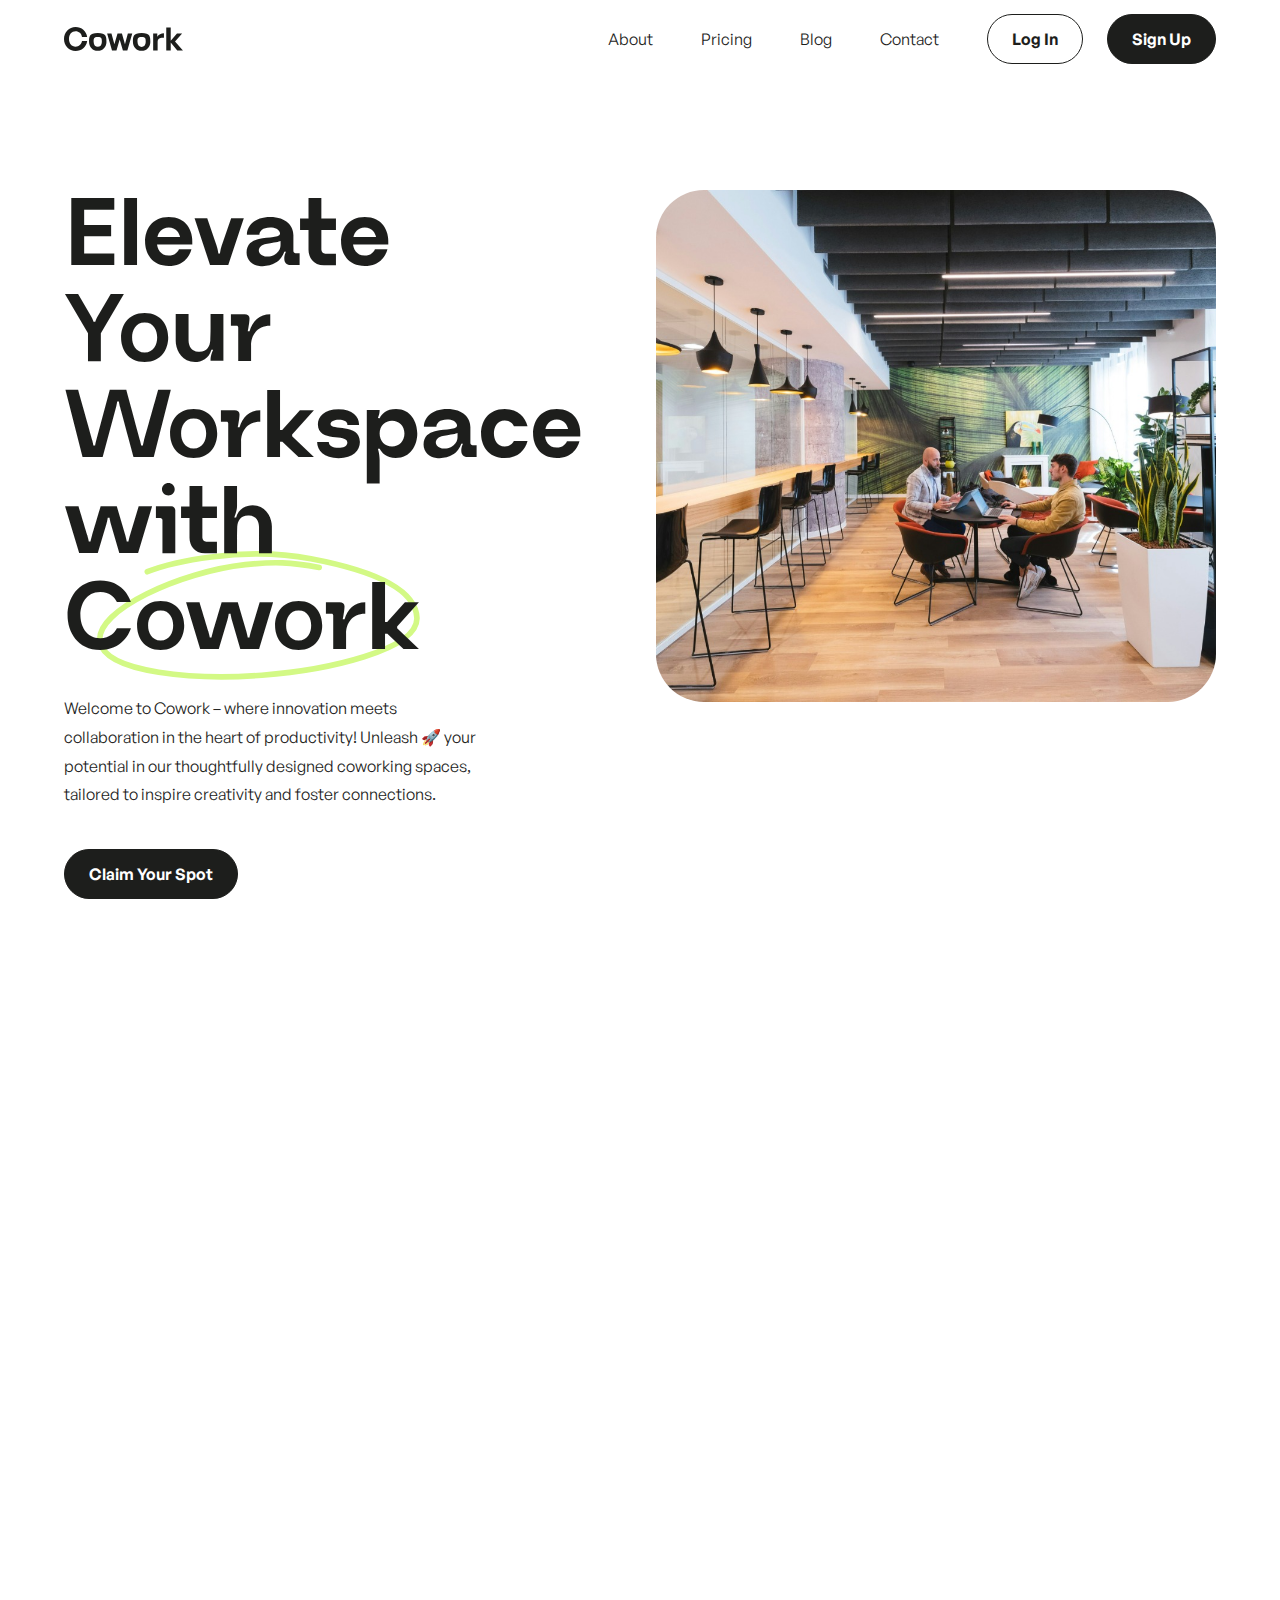
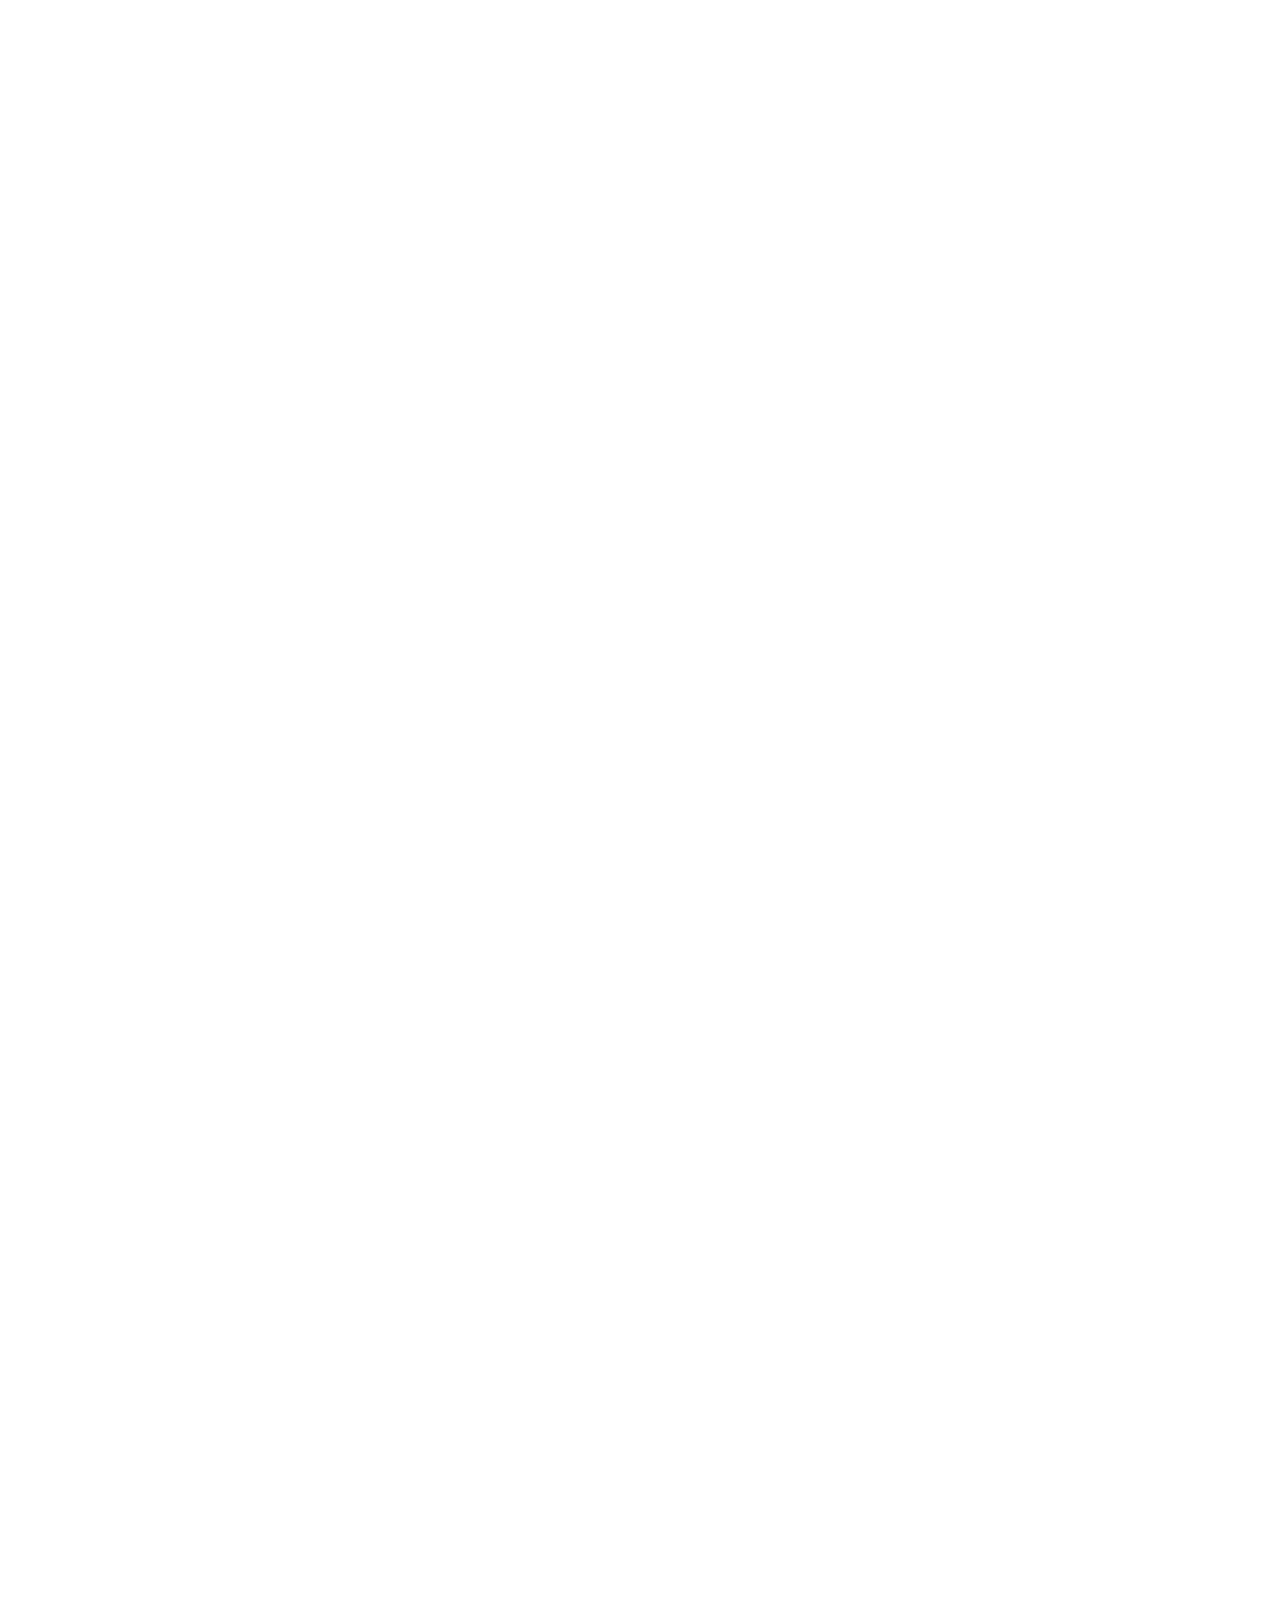
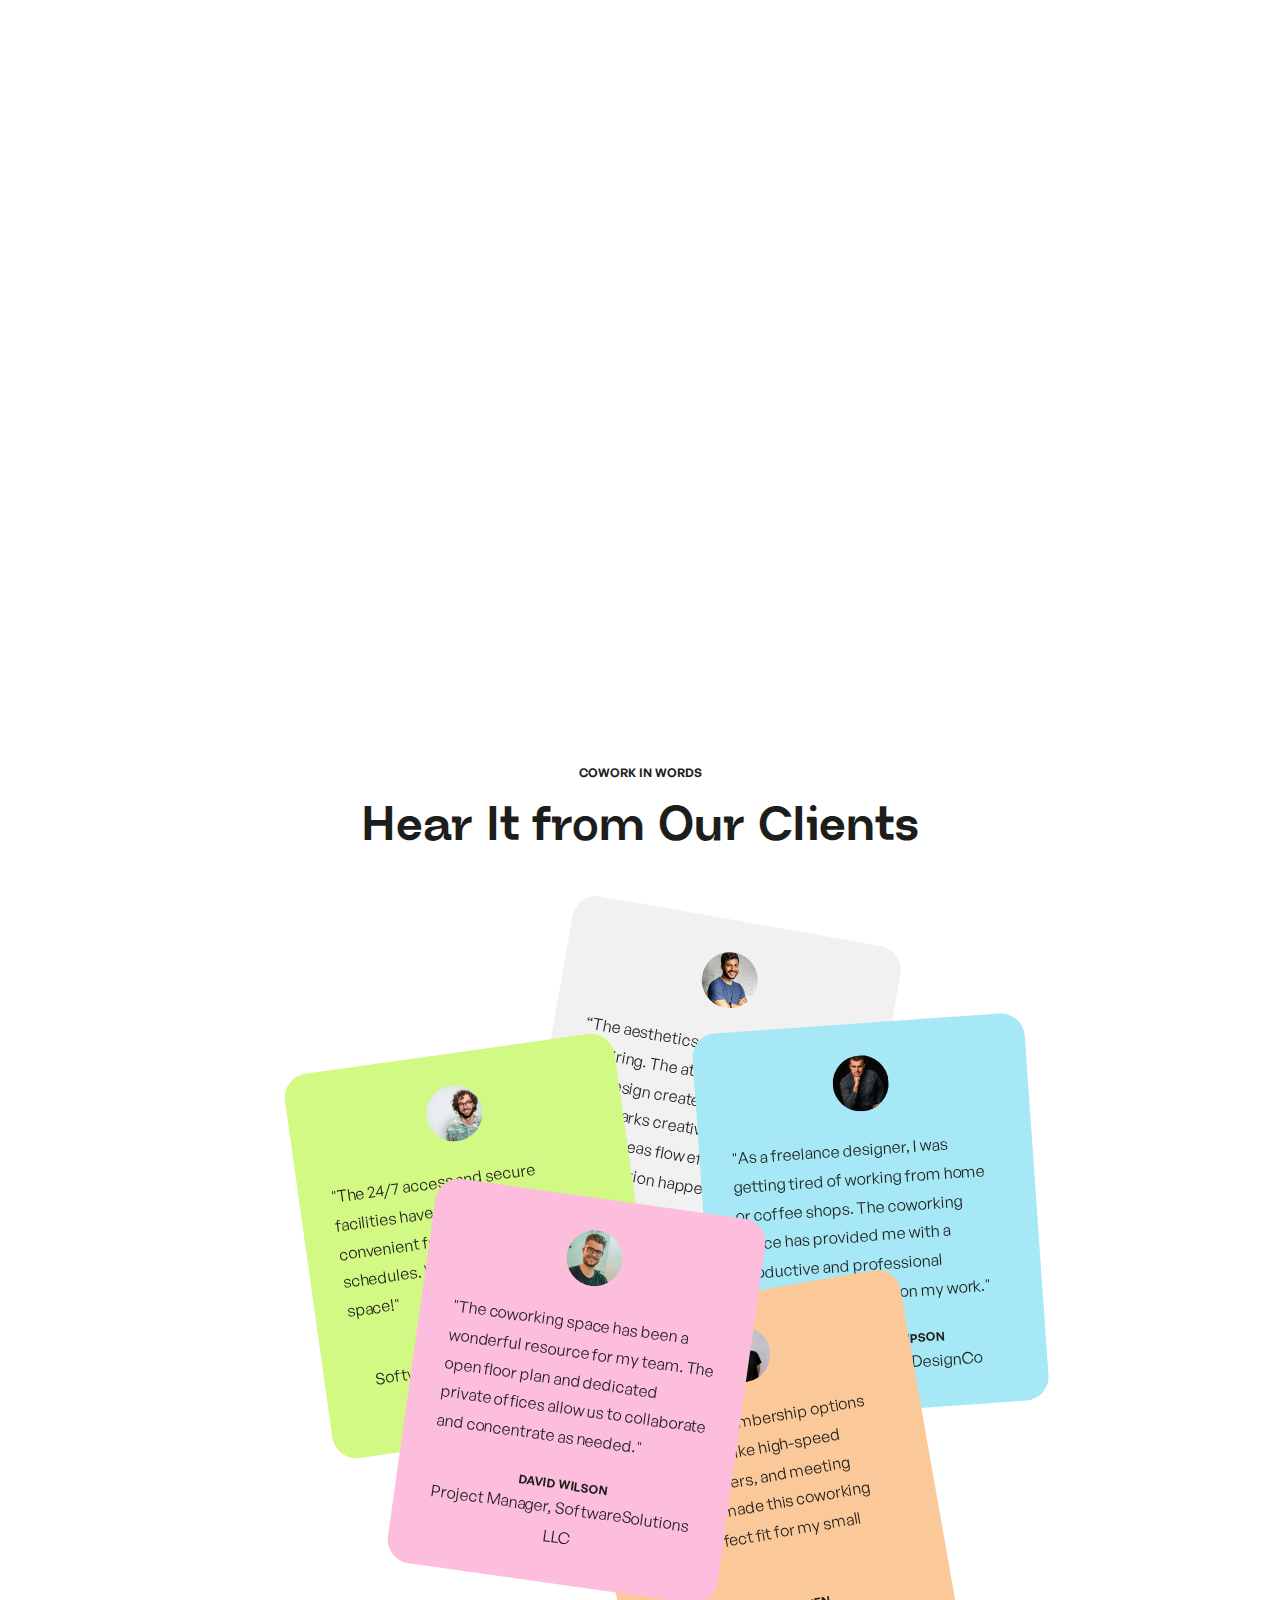
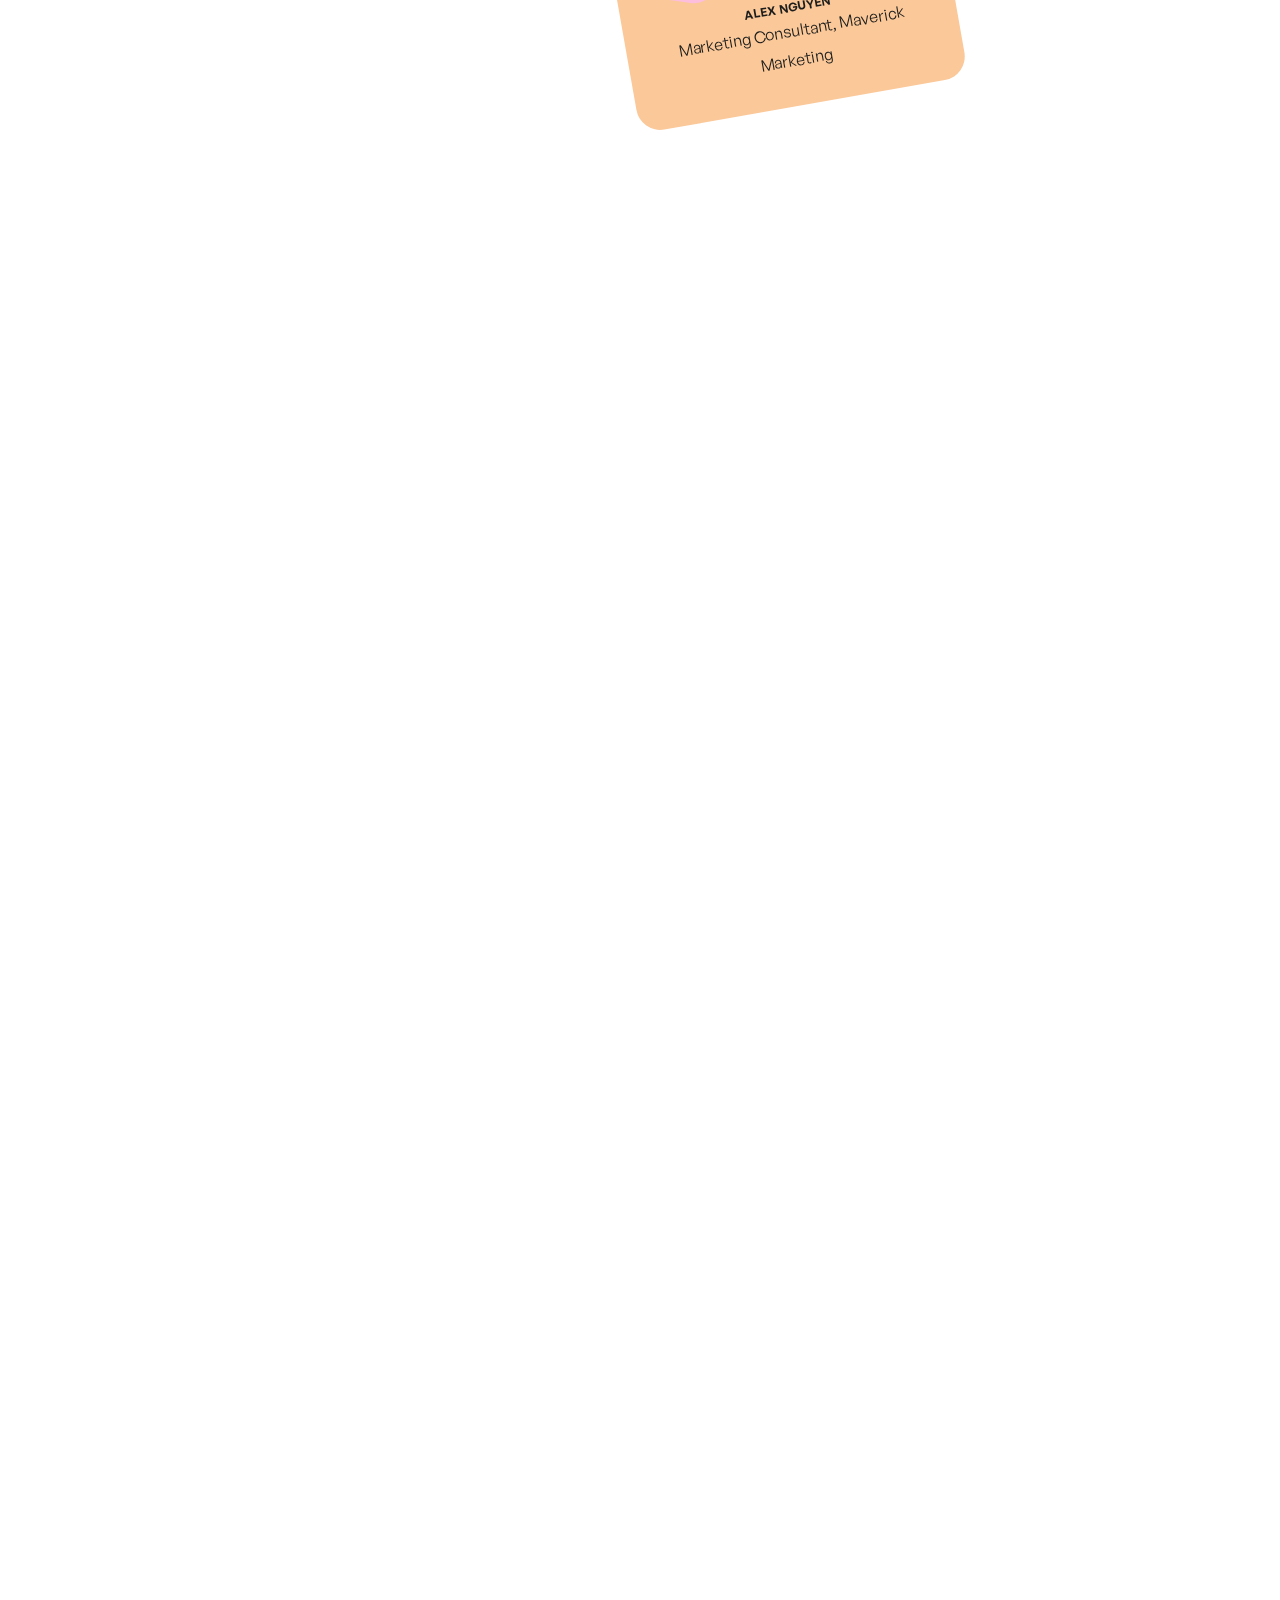
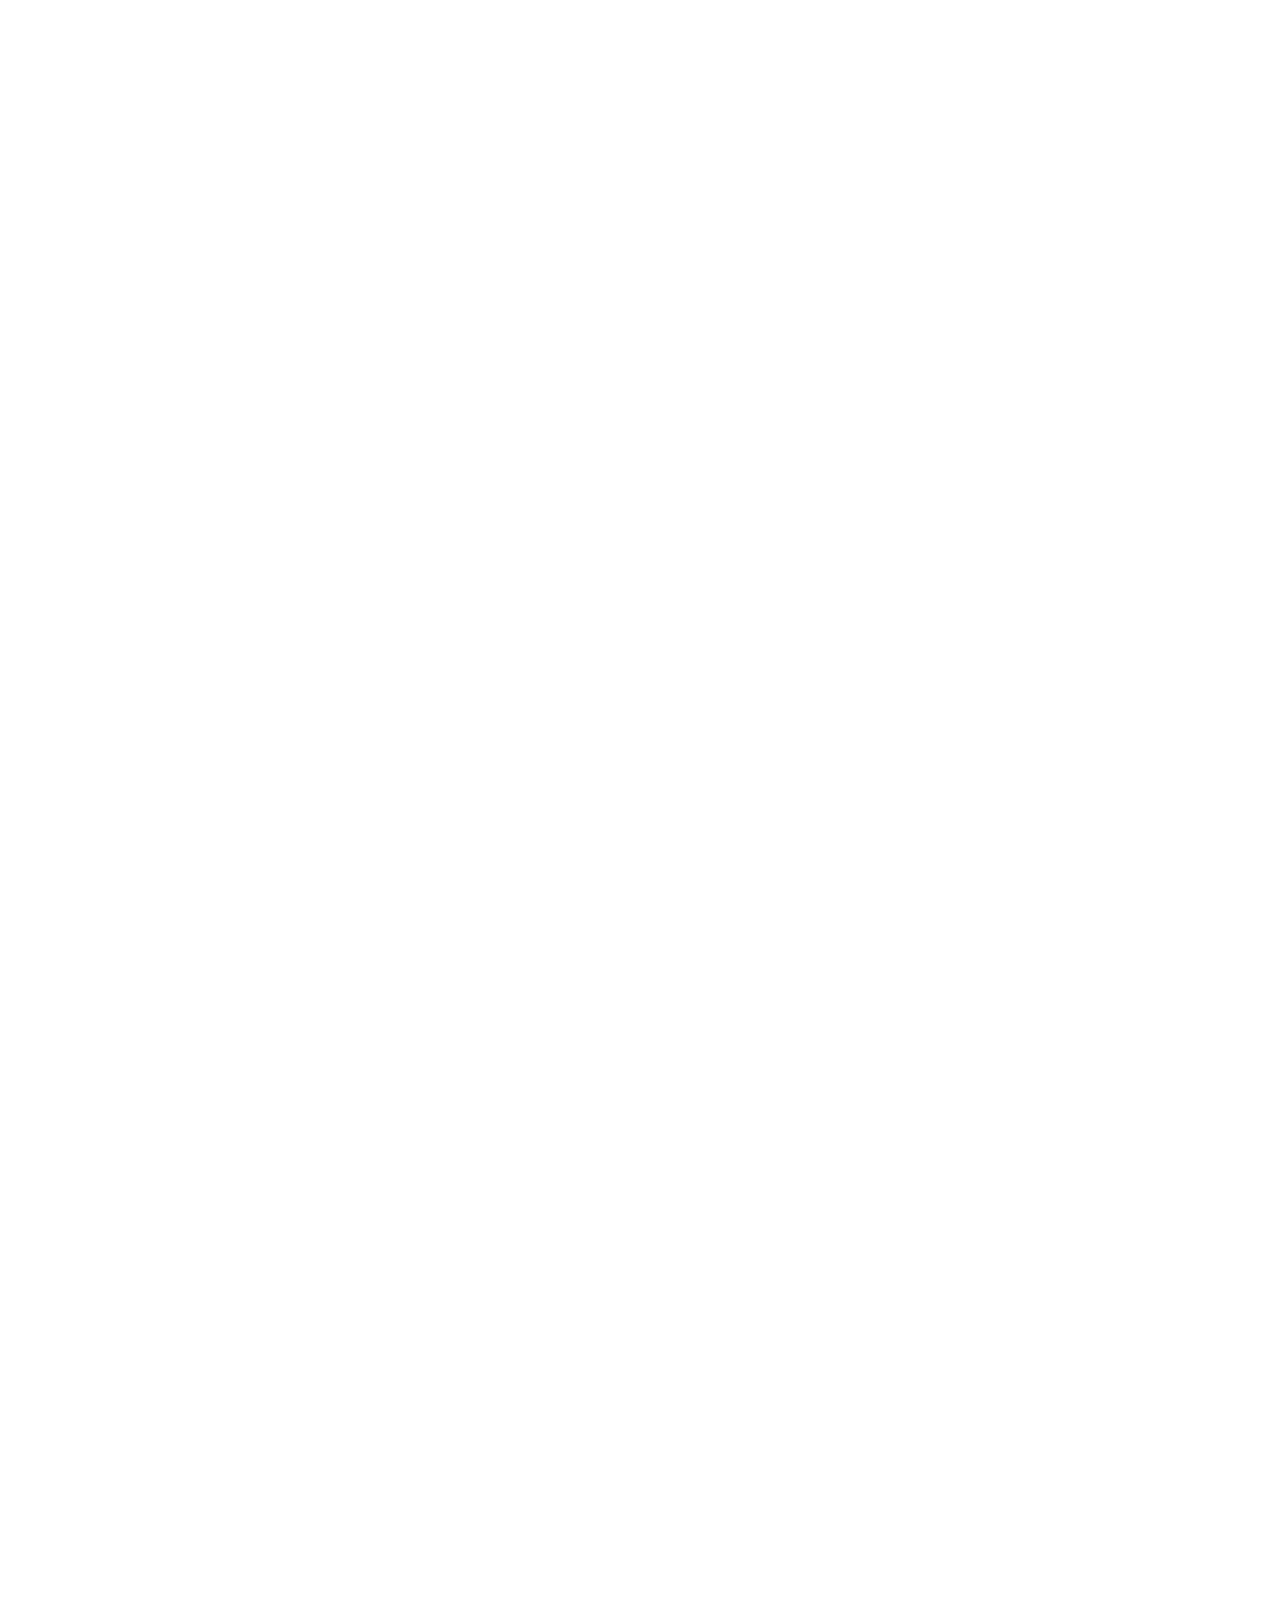
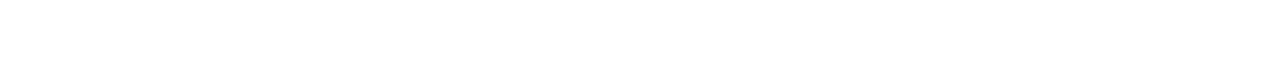
<file: index.html>
<!DOCTYPE html>

<html lang="en">
    <head>
        <meta charset="UTF-8">
        <meta name="viewport" content="width=device-width, initial-scale=1.0">
        <meta http-equiv="X-UA-Compatible" content="ie=edge">
        <meta name="description" content="Cowork - Coworking Space Company">
        <title>Cowork - Coworking Space Company</title>
        <link rel="stylesheet" href="style.css">
        <link rel="icon" type="image/x-icon" href="favicon.ico">
    </head>

    <body>

        <div class="back-to-top button-st-white button-big">
            <img src="icons/ArrowRight.svg" alt="arrow" class="icon-small">
        </div>

        <nav class="top-animated-block">
            <div class="nav-logo-wrap">
                <a href="index.html" class="main-logo"><img src="icons/Logo.svg" alt="Logo" class="icon-logo"></a>
                <div><img src="icons/List.svg" alt="burger menu" class="button-small button-st-black nav-burger"></div>
            </div>
            <div class="nav-menu-wrap-mobile">
                <div class="nav-logo-wrap mobile-menu">
                    <a href="index.html"><img src="icons/Logo.svg" alt="Logo" class="icon-logo"></a>
                    <div><img src="icons/X.svg" alt="burger menu" class="button-small button-st-black nav-close"></div>
                </div>
                <div class="nav-menu-wrap">
             <ul class="nav-menu">
                <li><a href="about.html" class="nav-link">About</a></li>
                <li><a href="pricing.html" class="nav-link">Pricing</a></li>
                <li><a href="blog.html" class="nav-link">Blog</a></li>
                <li><a href="contact.html" class="nav-link">Contact</a></li>
             </ul>
             <div class="nav-buttons-wrap">
                <a href="#" class="button-big button-st-white">Log In</a>
                <a href="#" class="button-big button-st-black">Sign Up</a>
             </div>
                </div>
            </div>
        </nav>

        <header class="block head top-animated-block">
            <div class="head-disc">
                <h1 class="text-heading-1">Elevate Your Workspace with 
                    <span class="line-word">Cowork
                        <span class="line-mob"><img src="icons/Vector2.svg" alt="line"></span>
                        <span class="line"><img src="icons/Vector1.svg" alt="line"></span>
                    </span>
                </h1>
                <p>Welcome to Cowork – where innovation meets collaboration in the heart  
                    of productivity! Unleash 🚀 your potential in our thoughtfully designed coworking spaces, 
                    tailored to inspire creativity and foster connections.</p>
                <div><a href="contact.html" class="button-big button-st-black">Claim Your Spot</a></div>
            </div>
            <div class="head-image"><img src="images/Image.jpg" alt="working people" class="image-main"></div>
        </header>

        <section class="logos animated-block">
            <h2 class="text-subtitle">Trusted by Leading Companies</h2>
            <div class="logo-wrap">
                <img src="icons/Logo1.svg" alt="logo" class="icon-logo">
                <img src="icons/Logo2.svg" alt="logo" class="icon-logo">
                <img src="icons/Logo3.svg" alt="logo" class="icon-logo">
                <img src="icons/Logo4.svg" alt="logo" class="icon-logo">
                <img src="icons/Logo5.svg" alt="logo" class="icon-logo">
            </div>
        </section>
        
        <section class="block choose animated-block">
            <h2 class="text-heading-2">Why Choose <img src="images/Rectangle1.jpg" alt="decor" class="image-heading-2"> Cowork?</h2>
            <div class="choose-cards-wrap">
                <div class="choose-card">
                    <div class="choose-icon"><img src="icons/Planet.svg" alt="planet icon" class="icon-big"></div>
                    <h3 class="text-heading-3">Flexible Spaces</h3>
                    <p>Whether you're a solopreneur, startup, or an established enterprise, 
                        our flexible office solutions cater to your evolving needs.</p>
                </div>
                <div class="choose-card">
                    <div class="choose-icon"><img src="icons/CreditCard.svg" alt="planet icon" class="icon-big"></div>
                    <h3 class="text-heading-3">Transparent Pricing</h3>
                    <p>Choose a plan that suits your budget and business objectives, 
                        and experience the value of a premium coworking space without breaking the bank.</p>
                </div>
                <div class="choose-card">
                    <div class="choose-icon"><img src="icons/UserList.svg" alt="planet icon" class="icon-big"></div>
                    <h3 class="text-heading-3">Tailored Memberships</h3>
                    <p>Whether you prefer the flexibility of a hot desk or the exclusivity of a private office, 
                        Cowork offers tailored solutions to suit every working style.</p>
                </div>
            </div>
        </section>

        <section class="block explore animated-block">
            <div class="explore-disc block-disc">
                <p class="text-subtitle explore-disc-p">A Virtual Tour</p>
                <h2 class="text-heading-2">Explore Cowork Through Our <img src="images/Rectangle12.jpg" alt="decor" class="image-heading-2"> Lens</h2>
                <p>Experience the essence of Cowork before setting foot in our dynamic spaces. 
                    Our immersive video tour gives you a sneak peek into the vibrant atmosphere, 
                    cutting-edge facilities, and collaborative energy that define the Cowork experience.</p>
                <a href="pricing.html" class="button-big button-st-white">Explore Spaces</a>
            </div>
            <div class="explore-vid">
                <img src="images/Image(1).jpg" alt="space" class="image-main">
            </div>
        </section>

        <section class="block stat animated-block">
            <div class="stat-disc">
                <p class="text-subtitle stat-disc-p">Cowork in Numbers</p>
                <h2 class="text-heading-2">Transformative Statistics That Speak Volumes</h2>
                <div class="stat-cards-wrap">
                    <div class="stat-card">
                        <h3 class="stat-heading">240%</h3>
                        <p>Community Growth</p>
                    </div>
                    <div class="stat-card">
                        <h3 class="stat-heading">99%</h3>
                        <p>Technology Uptime</p>
                    </div>
                    <div class="stat-card">
                        <h3 class="stat-heading">50+</h3>
                        <p>Happy Members</p>
                    </div>
                    <div class="stat-card">
                        <h3 class="stat-heading">100%</h3>
                        <p>Renewable Energy Sources</p>
                    </div>
                </div>
            </div>
            <div class="stat-image"><img src="images/Image(2).jpg" alt="space" class="image-main"></div>
        </section>

        <section class="block clients">
            <div class="clients-disc">
                <p class="text-subtitle">Cowork in Words</p>
                <h2 class="text-heading-2">Hear It from Our Clients</h2> 
            </div>
            <div class="clients-cards-arrows-wrap">
            <div class="clients-cards-arrows">
                <img src="icons/ArrowRight.svg" alt="arrow" class="icon-small left-arrow arrow-inactive">
                <img src="icons/ArrowRight.svg" alt="arrow" class="icon-small right-arrow">
            </div>
            <div class="clients-cards-wrap">
                <div class="carusel__wrap">
                    <div class="clients-card card-def clients-card-not-viewed">
                        <img src="images/AvatarImage(1).jpg" alt="client" class="image-avatar">
                        <p>“The aesthetics of Cowork are inspiring. 
                            The attention to detail in the design creates an atmosphere that sparks creativity. 
                            It's a place where ideas flow effortlessly, and collaboration happens organically.”
                        </p>
                        <div class="clients-card-footer">
                            <p class="text-subtitle">Michael Rodriguez</p>
                            <p>Creative Director, DesignCraft Studio</p>
                        </div>
                    </div>
                    <div class="clients-card card-def clients-card-not-viewed">
                        <img src="images/AvatarImage(3).jpg" alt="client" class="image-avatar">
                        <p>"The 24/7 access and secure facilities have been incredibly convenient for my team's flexible schedules. 
                            We love the coworking space!"
                        </p>
                        <div class="clients-card-footer">
                            <p class="text-subtitle">Liam Brown</p>
                            <p>Software Engineer, TechStartup Innovations</p>
                        </div>
                    </div>
                    <div class="clients-card card-def clients-card-not-viewed">
                        <img src="images/AvatarImage(2).jpg" alt="client" class="image-avatar">
                        <p>"As a freelance designer, I was getting tired of working from home or coffee shops. 
                            The coworking space has provided me with a productive and professional environment to focus on my work."
                        </p>
                        <div class="clients-card-footer">
                            <p class="text-subtitle">Michael Thompson</p>
                            <p>Graphic Designer, DesignCo</p>
                        </div>
                    </div>
                    <div class="clients-card card-def clients-card-not-viewed">
                        <img src="images/AvatarImage(6).jpg" alt="client" class="image-avatar">
                        <p>"The coworking space has been a wonderful resource for my team. 
                            The open floor plan and dedicated private offices allow us to collaborate and concentrate as needed."
                        </p>
                        <div class="clients-card-footer">
                            <p class="text-subtitle">David Wilson</p>
                            <p>Project Manager, SoftwareSolutions LLC</p>
                        </div>
                    </div>
                    <div class="clients-card card-def clients-card-not-viewed">
                        <img src="images/AvatarImage(4).jpg" alt="client" class="image-avatar">
                        <p>"The flexible membership options and amenities like high-speed internet, 
                            printers, and meeting rooms have made this coworking space a perfect fit for my small business."
                        </p>
                        <div class="clients-card-footer">
                            <p class="text-subtitle">Alex Nguyen</p>
                            <p>Marketing Consultant, Maverick Marketing</p>
                        </div>
                    </div>
                </div>
            </div>
            </div>
        </section>

        <section class="block questions animated-block">
            <div class="questions-disc">
                <p class="text-subtitle questions-disc-p">Frequently Asked Questions</p>
                <h2 class="text-heading-2">Your Roadmap to Coworking Clarity</h2>
                <p>Frequently asked questions ordered by popularity. 
                    Remember that if the visitor has not committed to the call to action, 
                    they may still have questions (doubts) that can be answered.
                </p> 
            </div>
            <div class="question-card-wrap">
                <div class="question-card">
                    <div class="question-card-title">
                        <h3 class="text-paragraph-strong">How flexible are Cowork's membership plans?</h3>
                        <div><img src="icons/CaretCircleDown.svg" alt="arrow down" class="icon-small questions-arrow"></div>
                    </div>
                    <div class="question-card-disc">
                        <p>Frequently asked questions ordered by popularity. 
                            Remember that if the visitor has not committed to the call to action, t
                            hey may still have questions (doubts) that can be answered.</p>
                    </div>
                </div>
                <div class="question-card">
                    <div class="question-card-title">
                        <h3 class="text-paragraph-strong">What kind of events and networking opportunities does Cowork provide?</h3>
                        <div><img src="icons/CaretCircleDown.svg" alt="arrow down" class="icon-small questions-arrow"></div>
                    </div>
                    <div class="question-card-disc">
                        <p>Frequently asked questions ordered by popularity. 
                            Remember that if the visitor has not committed to the call to action, 
                            they may still have questions (doubts) that can be answered.</p>
                    </div>
                </div>
                <div class="question-card">
                    <div class="question-card-title">
                        <h3 class="text-paragraph-strong">Can I tour the Cowork space before committing to a membership?</h3>
                        <div><img src="icons/CaretCircleDown.svg" alt="arrow down" class="icon-small questions-arrow"></div>
                    </div>
                    <div class="question-card-disc">
                        <p>Frequently asked questions ordered by popularity. 
                            Remember that if the visitor has not committed to the call to action, 
                            they may still have questions (doubts) that can be answered.</p>
                    </div>
                </div>
                <div class="question-card">
                    <div class="question-card-title">
                        <h3 class="text-paragraph-strong">Is Cowork suitable for remote teams and distributed workforces?</h3>
                        <div><img src="icons/CaretCircleDown.svg" alt="arrow down" class="icon-small questions-arrow"></div>
                    </div>
                    <div class="question-card-disc">
                        <p>Frequently asked questions ordered by popularity. 
                            Remember that if the visitor has not committed to the call to action, 
                            they may still have questions (doubts) that can be answered.</p>
                    </div>
                </div>
                <div class="question-card">
                    <div class="question-card-title">
                        <h3 class="text-paragraph-strong">What measures does Cowork take for environmental sustainability?</h3>
                        <div><img src="icons/CaretCircleDown.svg" alt="arrow down" class="icon-small questions-arrow"></div>
                    </div>
                    <div class="question-card-disc">
                        <p>Frequently asked questions ordered by popularity. 
                            Remember that if the visitor has not committed to the call to action, 
                            they may still have questions (doubts) that can be answered.</p>
                    </div>
                </div>
                <div class="question-card">
                    <div class="question-card-title">
                        <h3 class="text-paragraph-strong">Still has questions?</h3>
                        <div><img src="icons/CaretCircleDown.svg" alt="arrow down" class="icon-small questions-arrow"></div>
                    </div>
                    <div class="question-card-disc">
                        <p>Frequently asked questions ordered by popularity. 
                            Remember that if the visitor has not committed to the call to action, 
                            they may still have questions (doubts) that can be answered.</p>
                    </div>
                </div>
            </div>
        </section>

        <section class="block claim animated-block">
            <div class="claim-disc">
                <h2 class="text-heading-1">Seize <img src="images/Rectangle1(2).jpg" alt="decor" class="image-heading-1"> The Moment – Join Cowork Today!</h2>
                <p>
                    Uncover the transformative power of Cowork as echoed by those who've made it their professional haven. 
                    This is more than finding a desk; it's discovering a community that fuels your journey to success.
                </p>
            </div>
            <div class="claim-button">
                <a href="contact.html" class="button-big button-st-black">Claim Your Spot</a>
            </div>
        </section>

        <section class="block articles animated-block">
            <div class="block-disc articles-disc">
                <p class="text-subtitle block-disc-title">Cowork Chronicles</p>
                <h2 class="text-heading-2">Insights, Innovation, and  <img src="images/InlineImage(1).jpg" alt="decor" class="image-heading-2"> Inspiration</h2>
                <p>Stay updated on the latest trends in coworking, productivity tips, and success stories that define the Cowork experience.</p>
            </div>
            <div class="articles-cards-button">
                <div class="articles-cards-wrap">
                    <div class="article-card">
                        <img src="images/Image(3).jpg" alt="desk" class="image-second">
                        <div class="article-card-disc">
                            <div class="article-card-disc-tags">
                               <p class="tag-col tag-trend">Trending</p>
                               <p>7 min read</p>
                            </div>
                            <h3 class="text-heading-3">Navigating the Future: Trends in Modern Coworking Spaces</h3>
                        </div>
                        <a href="singlepost.html" class="article-card-more">
                            <p>Read more</p>
                            <img src="icons/ChevronRight.svg" alt="arrow" class="icon-small">
                        </a>
                    </div>
                    <div class="article-card">
                        <img src="images/Image(4).jpg" alt="desk" class="image-second">
                        <div class="article-card-disc">
                            <div class="article-card-disc-tags">
                               <p class="tag-col tag-prod">Productivity</p>
                               <p>5 min read</p>
                            </div>
                            <h3 class="text-heading-3">Mastering Productivity: Tips from Cowork's High Achievers</h3>
                        </div>
                        <a href="singlepost.html" class="article-card-more">
                            <p>Read more</p>
                            <img src="icons/ChevronRight.svg" alt="arrow" class="icon-small">
                        </a>
                    </div>
                    <div class="article-card">
                        <img src="images/Image(5).jpg" alt="desk" class="image-second">
                        <div class="article-card-disc">
                            <div class="article-card-disc-tags">
                               <p class="tag-col tag-talk">Talk</p>
                               <p>10 min read</p>
                            </div>
                            <h3 class="text-heading-3">Tech Talk: The Backbone of Cowork's Seamless Experience</h3>
                        </div>
                        <a href="singlepost.html" class="article-card-more">
                            <p>Read more</p>
                            <img src="icons/ChevronRight.svg" alt="arrow" class="icon-small">
                        </a>
                    </div>
                </div>
                <div><a href="blog.html" class="button-big button-st-white">View All</a></div>
            </div>
        </section>

        <footer class="animated-block">
            <div class="footer-main-wrap">
                <div class="footer-main-form">
                    <a href="index.html" class="footer-logo"><img src="icons/Logo.svg" alt="Logo" class="icon-logo"></a>
                    <p>Join our newsletter to stay up to date on features and releases.</p>
                    <form action="#" class="footer-form-wrap">
                        <input type="email" name="email" id="email" placeholder="Enter your email" class="footer-form" required>
                        <div class="footer-form-button"><button type="submit" class="button-big button-st-white">Subscribe</button></div>
                    </form>
                    <p>By subscribing you agree to with our Privacy Policy and provide consent to receive updates from our company.</p>
                </div>
                <div class="footer-main-links">
                    <div class="footer-main-links-wrap">
                        <h2 class="text-subtitle">Explore More</h2>
                        <ul>
                            <li class="text-paragraph footer-main-link"><a href="index.html">Home</a></li>
                            <li class="text-paragraph footer-main-link"><a href="about.html">About</a></li>
                            <li class="text-paragraph footer-main-link"><a href="pricing.html">Pricing</a></li>
                            <li class="text-paragraph footer-main-link"><a href="blog.html">Blog</a></li>
                            <li class="text-paragraph footer-main-link"><a href="contact.html">Contact</a></li>
                        </ul>
                    </div>
                    <div class="footer-main-links-wrap">
                        <h2 class="text-subtitle">Stay Connected</h2>
                        <ul>
                            <li class="text-paragraph footer-main-link"><a href="contact.html">Subscribe</a></li>
                            <li class="text-paragraph footer-main-link"><a href="about.html">Member Stories</a></li>
                            <li class="text-paragraph footer-main-link"><a href="contact.html">Locations</a></li>
                            <li class="text-paragraph footer-main-link"><a href="contact.html">Write for Us</a></li>
                        </ul>
                    </div>
                    <div class="footer-main-links-wrap">
                        <h2 class="text-subtitle">Follow Us</h2>
                        <ul>
                            <li class="text-paragraph footer-main-link"><a href="#">Facebook</a></li>
                            <li class="text-paragraph footer-main-link"><a href="#">Instagram</a></li>
                            <li class="text-paragraph footer-main-link"><a href="#">X</a></li>
                            <li class="text-paragraph footer-main-link"><a href="#">LinkedIn</a></li>
                            <li class="text-paragraph footer-main-link"><a href="#">Youtube</a></li>
                        </ul>
                    </div>
                </div>
            </div>
            <div class="footer-add-wrap">
                <p>© 2024 Cowork. All rights reserved.</p>
                <div class="footer-add-links">
                    <a href="#">Privacy Policy</a>
                    <a href="#">Terms of Service</a>
                    <a href="#">Cookies Settings</a>
                </div>
            </div>
        </footer>

        <script src="script.js"></script>
    </body>
</html>
</file>
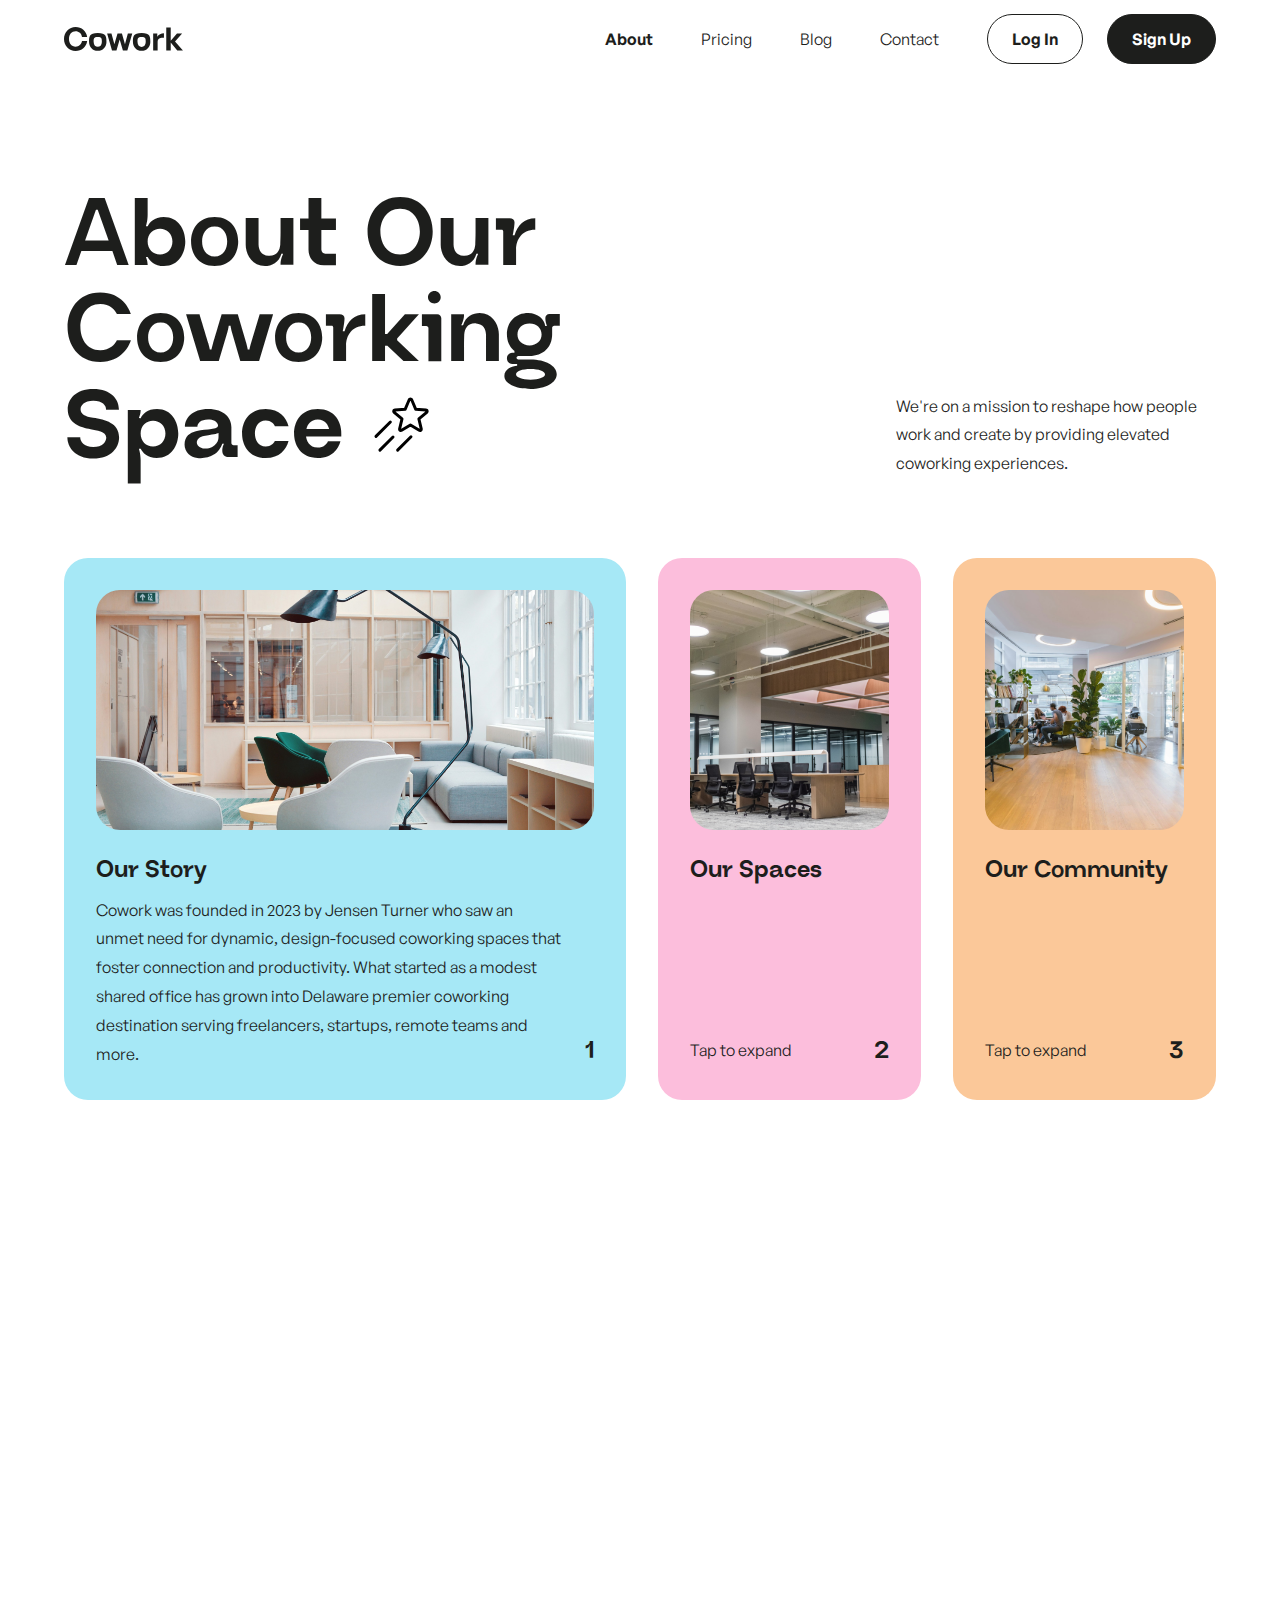
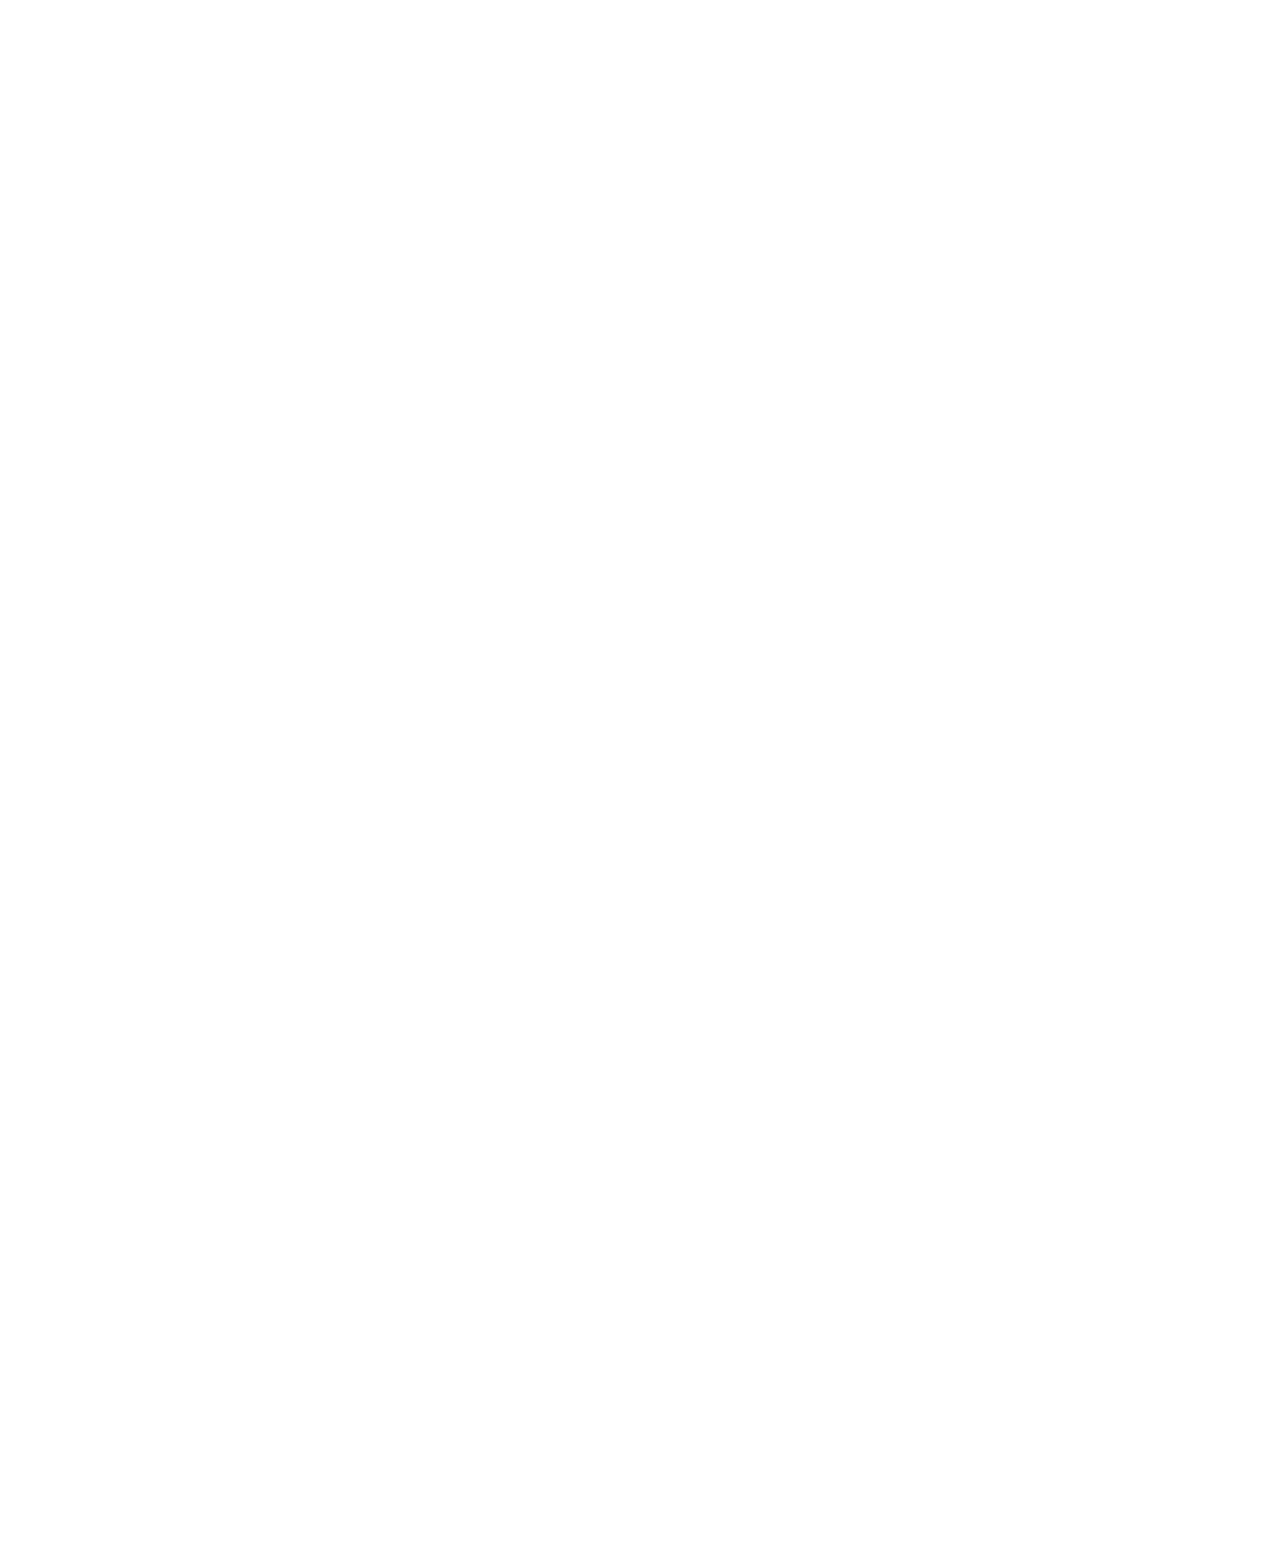
<file: about.html>
<!DOCTYPE html>

<html lang="en">
    <head>
        <meta charset="UTF-8">
        <meta name="viewport" content="width=device-width, initial-scale=1.0">
        <meta http-equiv="X-UA-Compatible" content="ie=edge">
        <meta name="description" content="Cowork - Coworking Space Company">
        <title>Cowork - Coworking Space Company</title>
        <link rel="stylesheet" href="style.css">
        <link rel="icon" type="image/x-icon" href="favicon.ico">
    </head>

    <body>

        <div class="back-to-top button-st-white button-big">
            <img src="icons/ArrowRight.svg" alt="arrow" class="icon-small">
        </div>

        <nav class="top-animated-block">
            <div class="nav-logo-wrap">
                <a href="index.html" class="main-logo"><img src="icons/Logo.svg" alt="Logo" class="icon-logo"></a>
                <div><img src="icons/List.svg" alt="burger menu" class="button-small button-st-black nav-burger"></div>
            </div>
            <div class="nav-menu-wrap-mobile">
                <div class="nav-logo-wrap mobile-menu">
                    <a href="index.html"><img src="icons/Logo.svg" alt="Logo" class="icon-logo"></a>
                    <div><img src="icons/X.svg" alt="burger menu" class="button-small button-st-black nav-close"></div>
                </div>
                <div class="nav-menu-wrap">
             <ul class="nav-menu">
                <li><a href="about.html" class="nav-link nav-link-active">About</a></li>
                <li><a href="pricing.html" class="nav-link">Pricing</a></li>
                <li><a href="blog.html" class="nav-link">Blog</a></li>
                <li><a href="contact.html" class="nav-link">Contact</a></li>
             </ul>
             <div class="nav-buttons-wrap">
                <a href="#" class="button-big button-st-white">Log In</a>
                <a href="#" class="button-big button-st-black">Sign Up</a>
             </div>
                </div>
            </div>
        </nav>

        <section class="block block-pages top-animated-block">
            <div class="block-pages-disc">
                <h1 class="text-heading-1">About Our Coworking Space <span class="header-icon"><img src="icons/star.svg" alt="logo" class="icon-mid"></span></h1>
                <p>We're on a mission to reshape how people work and create by providing elevated coworking experiences.</p>
            </div>
            <div class="about-cards-wrap">
                <div class="about-card active card-def">
                    <div class="about-card-title">
                        <h2>Our Story</h2>
                        <h2 class="about-card-number">1</h2>
                    </div>
                    <img src="images/Rectangle3(3).jpg" alt="space" class="image-second about-card-image active">
                    <p class="about-card-button active">Tap to expand</p>
                    <p class="about-card-text active">Cowork was founded in 2023 by Jensen Turner who saw an unmet need for dynamic, design-focused coworking spaces that foster connection and productivity. What started as a modest shared office has grown into Delaware premier coworking destination serving freelancers, startups, remote teams and more.</p>
                </div>

                <div class="about-card card-def">
                    <div class="about-card-title">
                        <h2>Our Spaces</h2>
                        <h2 class="about-card-number">2</h2>
                    </div>
                    <img src="images/Rectangle3(4).jpg" alt="space" class="image-second about-card-image">
                    <p class="about-card-button">Tap to expand</p>
                    <p class="about-card-text">Cowork was founded in 2023 by Jensen Turner who saw an unmet need for dynamic, design-focused coworking spaces that foster connection and productivity. What started as a modest shared office has grown into Delaware premier coworking destination serving freelancers, startups, remote teams and more.</p>
                </div>

                <div class="about-card card-def">
                    <div class="about-card-title">
                        <h2>Our Community</h2>
                        <h2 class="about-card-number">3</h2>
                    </div>
                    <img src="images/Rectangle3(5).jpg" alt="space" class="image-second about-card-image">
                    <p class="about-card-button">Tap to expand</p>
                    <p class="about-card-text">Cowork was founded in 2023 by Jensen Turner who saw an unmet need for dynamic, design-focused coworking spaces that foster connection and productivity. What started as a modest shared office has grown into Delaware premier coworking destination serving freelancers, startups, remote teams and more.</p>
                </div>
            </div>
        </section>

        <section class="block questions animated-block">
            <div class="questions-disc">
                <p class="text-subtitle questions-disc-p">Frequently Asked Questions</p>
                <h2 class="text-heading-2">Your Roadmap to Coworking Clarity</h2>
                <p>Frequently asked questions ordered by popularity. 
                    Remember that if the visitor has not committed to the call to action, 
                    they may still have questions (doubts) that can be answered.
                </p> 
            </div>
            <div class="question-card-wrap">
                <div class="question-card">
                    <div class="question-card-title">
                        <h3 class="text-paragraph-strong">How flexible are Cowork's membership plans?</h3>
                        <div><img src="icons/CaretCircleDown.svg" alt="arrow down" class="icon-small questions-arrow"></div>
                    </div>
                    <div class="question-card-disc">
                        <p>Frequently asked questions ordered by popularity. 
                            Remember that if the visitor has not committed to the call to action, t
                            hey may still have questions (doubts) that can be answered.</p>
                    </div>
                </div>
                <div class="question-card">
                    <div class="question-card-title">
                        <h3 class="text-paragraph-strong">What kind of events and networking opportunities does Cowork provide?</h3>
                        <div><img src="icons/CaretCircleDown.svg" alt="arrow down" class="icon-small questions-arrow"></div>
                    </div>
                    <div class="question-card-disc">
                        <p>Frequently asked questions ordered by popularity. 
                            Remember that if the visitor has not committed to the call to action, 
                            they may still have questions (doubts) that can be answered.</p>
                    </div>
                </div>
                <div class="question-card">
                    <div class="question-card-title">
                        <h3 class="text-paragraph-strong">Can I tour the Cowork space before committing to a membership?</h3>
                        <div><img src="icons/CaretCircleDown.svg" alt="arrow down" class="icon-small questions-arrow"></div>
                    </div>
                    <div class="question-card-disc">
                        <p>Frequently asked questions ordered by popularity. 
                            Remember that if the visitor has not committed to the call to action, 
                            they may still have questions (doubts) that can be answered.</p>
                    </div>
                </div>
                <div class="question-card">
                    <div class="question-card-title">
                        <h3 class="text-paragraph-strong">Is Cowork suitable for remote teams and distributed workforces?</h3>
                        <div><img src="icons/CaretCircleDown.svg" alt="arrow down" class="icon-small questions-arrow"></div>
                    </div>
                    <div class="question-card-disc">
                        <p>Frequently asked questions ordered by popularity. 
                            Remember that if the visitor has not committed to the call to action, 
                            they may still have questions (doubts) that can be answered.</p>
                    </div>
                </div>
                <div class="question-card">
                    <div class="question-card-title">
                        <h3 class="text-paragraph-strong">What measures does Cowork take for environmental sustainability?</h3>
                        <div><img src="icons/CaretCircleDown.svg" alt="arrow down" class="icon-small questions-arrow"></div>
                    </div>
                    <div class="question-card-disc">
                        <p>Frequently asked questions ordered by popularity. 
                            Remember that if the visitor has not committed to the call to action, 
                            they may still have questions (doubts) that can be answered.</p>
                    </div>
                </div>
                <div class="question-card">
                    <div class="question-card-title">
                        <h3 class="text-paragraph-strong">Still has questions?</h3>
                        <div><img src="icons/CaretCircleDown.svg" alt="arrow down" class="icon-small questions-arrow"></div>
                    </div>
                    <div class="question-card-disc">
                        <p>Frequently asked questions ordered by popularity. 
                            Remember that if the visitor has not committed to the call to action, 
                            they may still have questions (doubts) that can be answered.</p>
                    </div>
                </div>
            </div>
        </section>

        <section class="block claim animated-block">
            <div class="claim-disc">
                <h2 class="text-heading-1">Seize <img src="images/Rectangle1(2).jpg" alt="decor" class="image-heading-1"> The Moment – Join Cowork Today!</h2>
                <p>
                    Uncover the transformative power of Cowork as echoed by those who've made it their professional haven. 
                    This is more than finding a desk; it's discovering a community that fuels your journey to success.
                </p>
            </div>
            <div class="claim-button">
                <a href="contact.html" class="button-big button-st-black">Claim Your Spot</a>
            </div>
        </section>

        <footer class="animated-block">
            <div class="footer-main-wrap">
                <div class="footer-main-form">
                    <a href="index.html" class="footer-logo"><img src="icons/Logo.svg" alt="Logo" class="icon-logo"></a>
                    <p>Join our newsletter to stay up to date on features and releases.</p>
                    <form action="#" class="footer-form-wrap">
                        <input type="email" name="email" id="email" placeholder="Enter your email" class="footer-form" required>
                        <div class="footer-form-button"><button type="submit" class="button-big button-st-white">Subscribe</button></div>
                    </form>
                    <p>By subscribing you agree to with our Privacy Policy and provide consent to receive updates from our company.</p>
                </div>
                <div class="footer-main-links">
                    <div class="footer-main-links-wrap">
                        <h2 class="text-subtitle">Explore More</h2>
                        <ul>
                            <li class="text-paragraph footer-main-link"><a href="index.html">Home</a></li>
                            <li class="text-paragraph footer-main-link"><a href="about.html">About</a></li>
                            <li class="text-paragraph footer-main-link"><a href="pricing.html">Pricing</a></li>
                            <li class="text-paragraph footer-main-link"><a href="blog.html">Blog</a></li>
                            <li class="text-paragraph footer-main-link"><a href="contact.html">Contact</a></li>
                        </ul>
                    </div>
                    <div class="footer-main-links-wrap">
                        <h2 class="text-subtitle">Stay Connected</h2>
                        <ul>
                            <li class="text-paragraph footer-main-link"><a href="contact.html">Subscribe</a></li>
                            <li class="text-paragraph footer-main-link"><a href="about.html">Member Stories</a></li>
                            <li class="text-paragraph footer-main-link"><a href="contact.html">Locations</a></li>
                            <li class="text-paragraph footer-main-link"><a href="contact.html">Write for Us</a></li>
                        </ul>
                    </div>
                    <div class="footer-main-links-wrap">
                        <h2 class="text-subtitle">Follow Us</h2>
                        <ul>
                            <li class="text-paragraph footer-main-link"><a href="#">Facebook</a></li>
                            <li class="text-paragraph footer-main-link"><a href="#">Instagram</a></li>
                            <li class="text-paragraph footer-main-link"><a href="#">X</a></li>
                            <li class="text-paragraph footer-main-link"><a href="#">LinkedIn</a></li>
                            <li class="text-paragraph footer-main-link"><a href="#">Youtube</a></li>
                        </ul>
                    </div>
                </div>
            </div>
            <div class="footer-add-wrap">
                <p>© 2024 Cowork. All rights reserved.</p>
                <div class="footer-add-links">
                    <a href="#">Privacy Policy</a>
                    <a href="#">Terms of Service</a>
                    <a href="#">Cookies Settings</a>
                </div>
            </div>
        </footer>

        <script src="script.js"></script>
    </body>
</html>
</file>
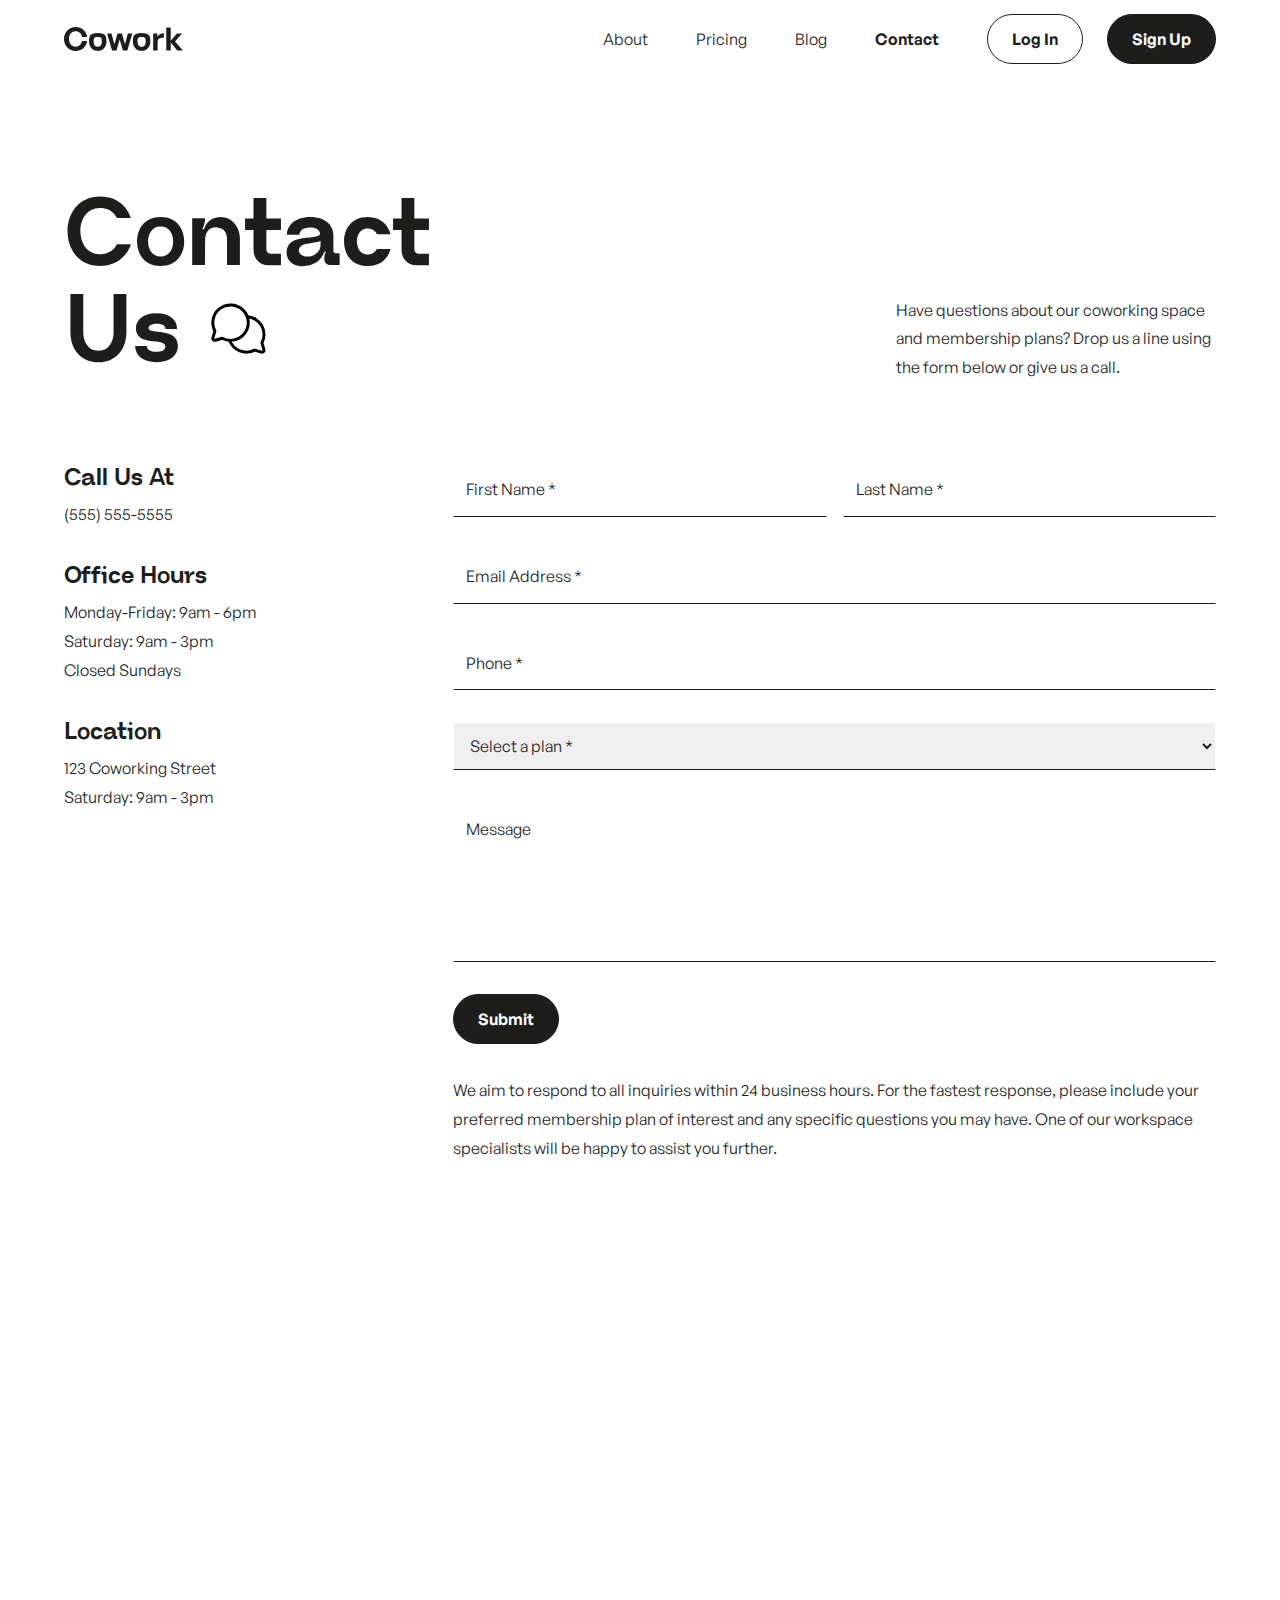
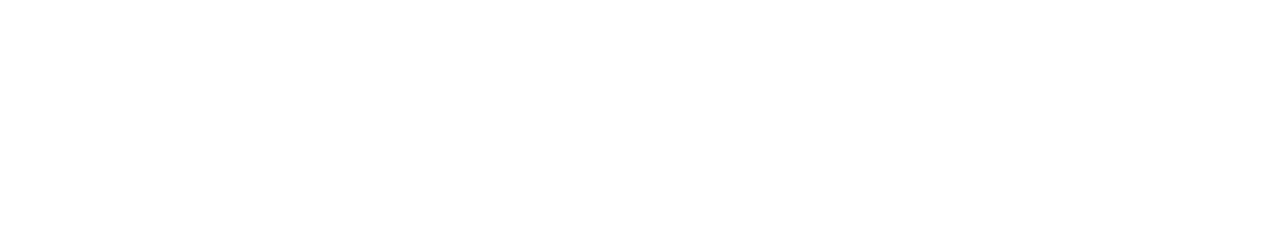
<file: contact.html>
<!DOCTYPE html>

<html lang="en">
    <head>
        <meta charset="UTF-8">
        <meta name="viewport" content="width=device-width, initial-scale=1.0">
        <meta http-equiv="X-UA-Compatible" content="ie=edge">
        <meta name="description" content="Cowork - Coworking Space Company">
        <title>Cowork - Coworking Space Company</title>
        <link rel="stylesheet" href="style.css">
        <link rel="icon" type="image/x-icon" href="favicon.ico">
    </head>

    <body>

        <div class="back-to-top button-st-white button-big">
            <img src="icons/ArrowRight.svg" alt="arrow" class="icon-small">
        </div>

        <nav class="top-animated-block">
            <div class="nav-logo-wrap">
                <a href="index.html" class="main-logo"><img src="icons/Logo.svg" alt="Logo" class="icon-logo"></a>
                <div><img src="icons/List.svg" alt="burger menu" class="button-small button-st-black nav-burger"></div>
            </div>
            <div class="nav-menu-wrap-mobile">
                <div class="nav-logo-wrap mobile-menu">
                    <a href="index.html"><img src="icons/Logo.svg" alt="Logo" class="icon-logo"></a>
                    <div><img src="icons/X.svg" alt="burger menu" class="button-small button-st-black nav-close"></div>
                </div>
                <div class="nav-menu-wrap">
             <ul class="nav-menu">
                <li><a href="about.html" class="nav-link">About</a></li>
                <li><a href="pricing.html" class="nav-link">Pricing</a></li>
                <li><a href="blog.html" class="nav-link">Blog</a></li>
                <li><a href="contact.html" class="nav-link nav-link-active">Contact</a></li>
             </ul>
             <div class="nav-buttons-wrap">
                <a href="#" class="button-big button-st-white">Log In</a>
                <a href="#" class="button-big button-st-black">Sign Up</a>
             </div>
                </div>
            </div>
        </nav>

        <section class="block block-pages top-animated-block">
            <div class="block-pages-disc">
                <h1 class="text-heading-1">Contact Us <span class="header-icon"><img src="icons/chat-bubles.svg" alt="logo" class="icon-mid"></span></h1>
                <p>Have questions about our coworking space and membership plans?  Drop us a line using the form below or give us a call.</p>
            </div>
            <div class="contact-content">
                <form method="post" action="#" class="contact-form">
                    <div class="contact-name">
                        <input type="text" name="first-name" id="first-name" placeholder="First Name *" class="contact-input" required>
                        <input type="text" name="last-name" id="last-name" placeholder="Last Name *" class="contact-input" required>
                    </div>
                    <input type="email" name="email" id="email-contact" placeholder="Email Address *" class="contact-input" required>
                    <input type="tel" name="phone" id="phone" placeholder="Phone *" class="contact-input" required>
                    <div class="contact-select">
                        <select name="plan" id="plan" class="contact-input" required>
                            <option value="" disabled selected hidden>Select a plan *</option>
                            <option value="Hot Desk">Hot Desk</option>
                            <option value="Dedicated Desk">Dedicated Desk</option>
                            <option value="Private Office">Private Office</option>
                        </select>
                    </div>
                    <textarea name="message" id="message" placeholder="Message" class="contact-input"></textarea>
                    <div class="contact-button">
                        <button class="button-big button-st-black" type="submit">Submit</button>
                    </div>
                    <p>We aim to respond to all inquiries within 24 business hours. For the fastest response, please include your preferred membership plan of interest and any specific questions you may have. One of our workspace specialists will be happy to assist you further.</p>
                </form>
                <div class="contact-info">
                    <div class="contact-info-card">
                        <h2 class="text-heading-3">Call Us At</h2>
                        <p>(555) 555-5555</p>
                    </div>
                    <div class="contact-info-card">
                        <h2 class="text-heading-3">Office Hours</h2>
                        <div>
                            <p>Monday-Friday: 9am - 6pm</p>
                            <p>Saturday: 9am - 3pm</p>
                            <p>Closed Sundays</p>
                        </div>
                    </div>
                    <div class="contact-info-card">
                        <h2 class="text-heading-3">Location</h2>
                        <div>
                            <p>123 Coworking Street</p>
                            <p>Saturday: 9am - 3pm</p>
                        </div>
                    </div>
                </div>
            </div>
        </section>


        <footer class="animated-block">
            <div class="footer-main-wrap">
                <div class="footer-main-form">
                    <a href="index.html" class="footer-logo"><img src="icons/Logo.svg" alt="Logo" class="icon-logo"></a>
                    <p>Join our newsletter to stay up to date on features and releases.</p>
                    <form action="#" class="footer-form-wrap">
                        <input type="email" name="email" id="email" placeholder="Enter your email" class="footer-form" required>
                        <div class="footer-form-button"><button type="submit" class="button-big button-st-white">Subscribe</button></div>
                    </form>
                    <p>By subscribing you agree to with our Privacy Policy and provide consent to receive updates from our company.</p>
                </div>
                <div class="footer-main-links">
                    <div class="footer-main-links-wrap">
                        <h2 class="text-subtitle">Explore More</h2>
                        <ul>
                            <li class="text-paragraph footer-main-link"><a href="index.html">Home</a></li>
                            <li class="text-paragraph footer-main-link"><a href="about.html">About</a></li>
                            <li class="text-paragraph footer-main-link"><a href="pricing.html">Pricing</a></li>
                            <li class="text-paragraph footer-main-link"><a href="blog.html">Blog</a></li>
                            <li class="text-paragraph footer-main-link"><a href="contact.html">Contact</a></li>
                        </ul>
                    </div>
                    <div class="footer-main-links-wrap">
                        <h2 class="text-subtitle">Stay Connected</h2>
                        <ul>
                            <li class="text-paragraph footer-main-link"><a href="contact.html">Subscribe</a></li>
                            <li class="text-paragraph footer-main-link"><a href="about.html">Member Stories</a></li>
                            <li class="text-paragraph footer-main-link"><a href="contact.html">Locations</a></li>
                            <li class="text-paragraph footer-main-link"><a href="contact.html">Write for Us</a></li>
                        </ul>
                    </div>
                    <div class="footer-main-links-wrap">
                        <h2 class="text-subtitle">Follow Us</h2>
                        <ul>
                            <li class="text-paragraph footer-main-link"><a href="#">Facebook</a></li>
                            <li class="text-paragraph footer-main-link"><a href="#">Instagram</a></li>
                            <li class="text-paragraph footer-main-link"><a href="#">X</a></li>
                            <li class="text-paragraph footer-main-link"><a href="#">LinkedIn</a></li>
                            <li class="text-paragraph footer-main-link"><a href="#">Youtube</a></li>
                        </ul>
                    </div>
                </div>
            </div>
            <div class="footer-add-wrap">
                <p>© 2024 Cowork. All rights reserved.</p>
                <div class="footer-add-links">
                    <a href="#">Privacy Policy</a>
                    <a href="#">Terms of Service</a>
                    <a href="#">Cookies Settings</a>
                </div>
            </div>
        </footer>

        <script src="script.js"></script>
    </body>
</html>
</file>
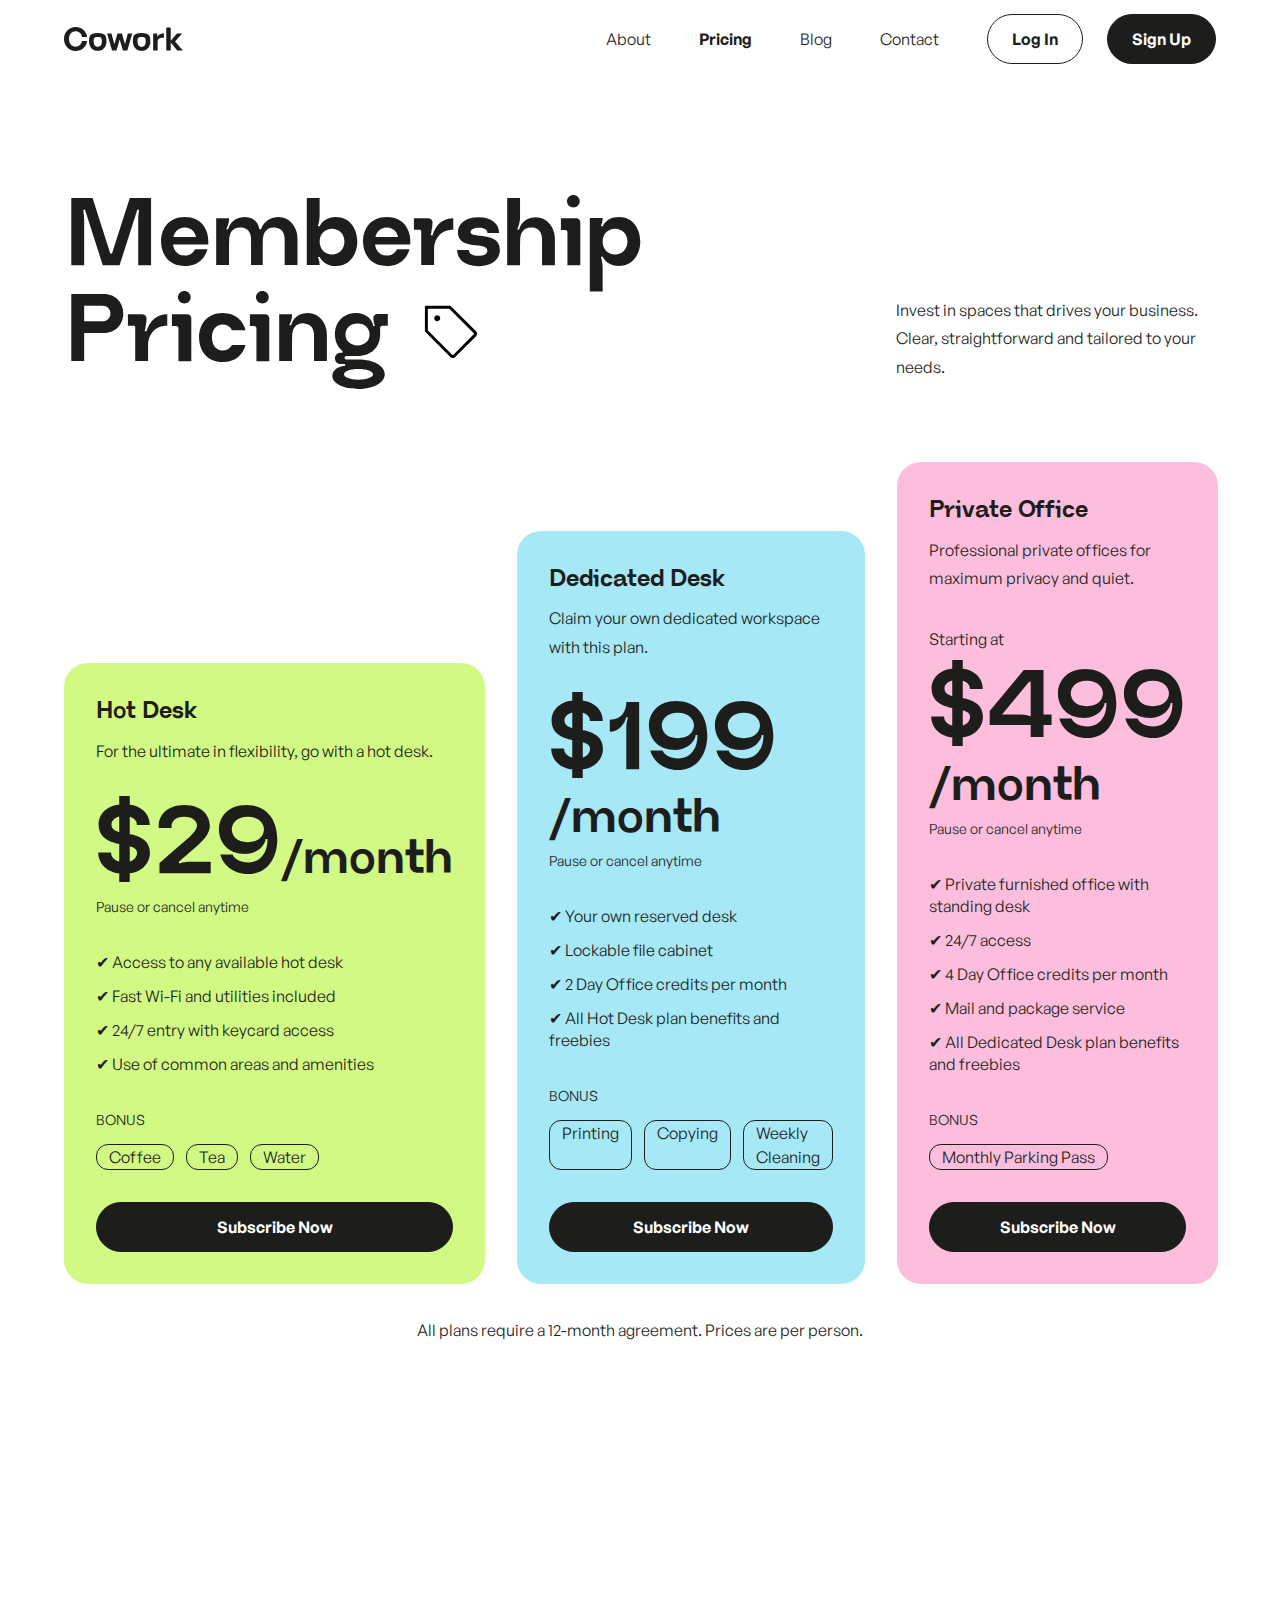
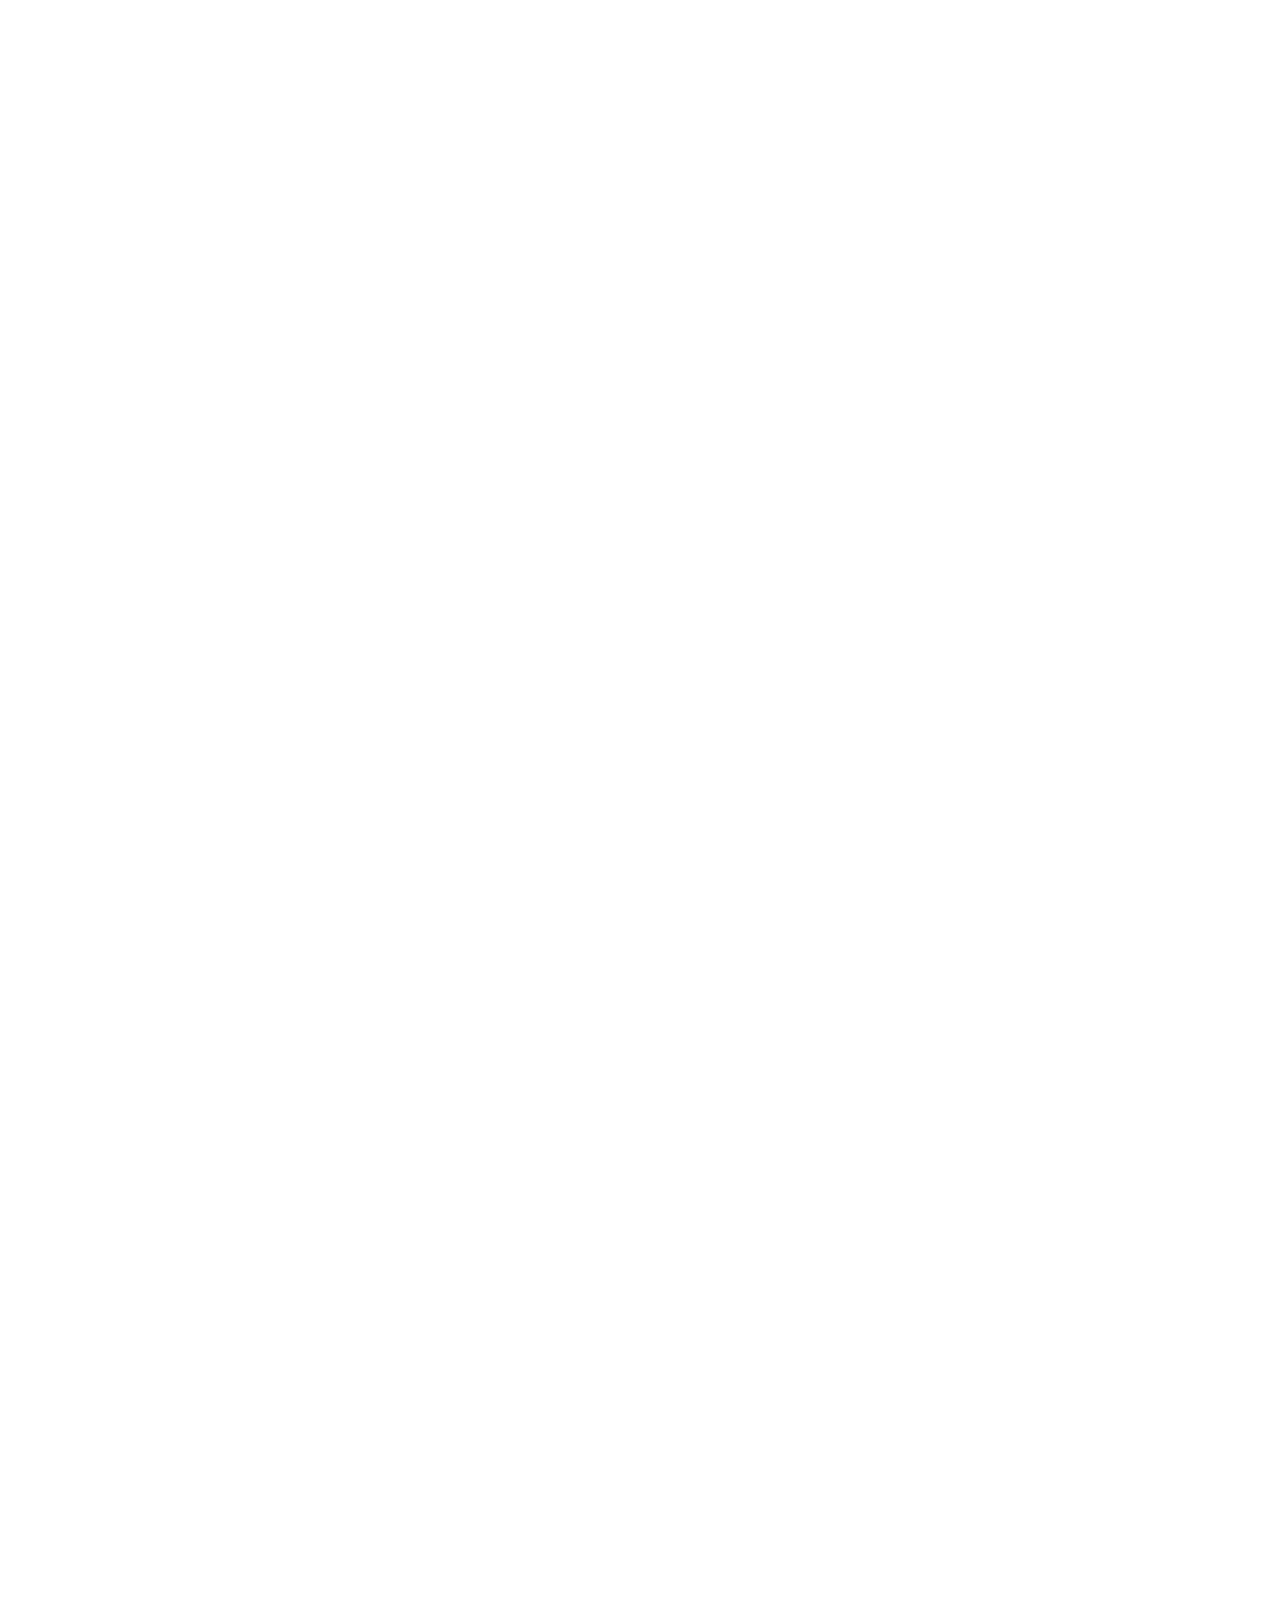
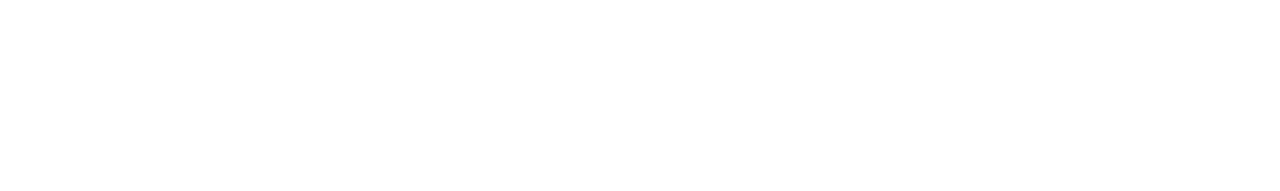
<file: pricing.html>
<!DOCTYPE html>

<html lang="en">
    <head>
        <meta charset="UTF-8">
        <meta name="viewport" content="width=device-width, initial-scale=1.0">
        <meta http-equiv="X-UA-Compatible" content="ie=edge">
        <meta name="description" content="Cowork - Coworking Space Company">
        <title>Cowork - Coworking Space Company</title>
        <link rel="stylesheet" href="style.css">
        <link rel="icon" type="image/x-icon" href="favicon.ico">
    </head>

    <body>

        <div class="back-to-top button-st-white button-big">
            <img src="icons/ArrowRight.svg" alt="arrow" class="icon-small">
        </div>

        <nav class="top-animated-block">
            <div class="nav-logo-wrap">
                <a href="index.html" class="main-logo"><img src="icons/Logo.svg" alt="Logo" class="icon-logo"></a>
                <div><img src="icons/List.svg" alt="burger menu" class="button-small button-st-black nav-burger"></div>
            </div>
            <div class="nav-menu-wrap-mobile">
                <div class="nav-logo-wrap mobile-menu">
                    <a href="index.html"><img src="icons/Logo.svg" alt="Logo" class="icon-logo"></a>
                    <div><img src="icons/X.svg" alt="burger menu" class="button-small button-st-black nav-close"></div>
                </div>
                <div class="nav-menu-wrap">
             <ul class="nav-menu">
                <li><a href="about.html" class="nav-link">About</a></li>
                <li><a href="pricing.html" class="nav-link nav-link-active">Pricing</a></li>
                <li><a href="blog.html" class="nav-link">Blog</a></li>
                <li><a href="contact.html" class="nav-link">Contact</a></li>
             </ul>
             <div class="nav-buttons-wrap">
                <a href="#" class="button-big button-st-white">Log In</a>
                <a href="#" class="button-big button-st-black">Sign Up</a>
             </div>
                </div>
            </div>
        </nav>

        <section class="pricing block block-pages top-animated-block">
            <div class="block-pages-disc">
                <h1 class="text-heading-1">Membership Pricing <span class="header-icon"><img src="icons/proce-tag.svg" alt="logo" class="icon-mid"></span></h1>
                <p>Invest in spaces that drives your business. Clear, straightforward and tailored to your needs.</p>
            </div>
            <div class="pricing-cards-wrap">
                <div class="pricing-card">
                    <div class="pricing-card-title">
                        <h2 class="text-heading-3">Hot Desk</h2>
                        <p>For the ultimate in flexibility, go with a hot desk.</p>
                    </div>
                    <div class="pricing-card-price">
                        <h2 class="text-heading-1">&#36;29<span class="text-heading-2">/month</span></h2>
                        <p>Pause or cancel anytime</p>
                    </div>
                    <ul class="pricing-card-list">
                        <li>&#10004; Access to any available hot desk</li>
                        <li>&#10004; Fast Wi-Fi and utilities included</li>
                        <li>&#10004; 24/7 entry with keycard access</li>
                        <li>&#10004; Use of common areas and amenities</li>
                    </ul>
                    <div class="pricing-card-bonus">
                        <p class="pricing-card-bonus-title">BONUS</p>
                        <div class="pricing-card-bonus-tags">
                            <p class="tag-def">Coffee</p>
                            <p class="tag-def">Tea</p>
                            <p class="tag-def">Water</p>
                        </div>
                    </div>
                    <a href="contact.html" class="button-big button-st-black pricing-button">Subscribe Now</a>
                </div>

                <div class="pricing-card">
                    <div class="pricing-card-title">
                        <h2 class="text-heading-3">Dedicated Desk</h2>
                        <p>Claim your own dedicated workspace with this plan.</p>
                    </div>
                    <div class="pricing-card-price">
                        <h2 class="text-heading-1">&#36;199<span class="text-heading-2">/month</span></h2>
                        <p>Pause or cancel anytime</p>
                    </div>
                    <ul class="pricing-card-list">
                        <li>&#10004; Your own reserved desk</li>
                        <li>&#10004; Lockable file cabinet</li>
                        <li>&#10004; 2 Day Office credits per month</li>
                        <li>&#10004; All Hot Desk plan benefits and freebies</li>
                    </ul>
                    <div class="pricing-card-bonus">
                        <p class="pricing-card-bonus-title">BONUS</p>
                        <div class="pricing-card-bonus-tags">
                            <p class="tag-def">Printing</p>
                            <p class="tag-def">Copying</p>
                            <p class="tag-def">Weekly Cleaning</p>
                        </div>
                    </div>
                    <a href="contact.html" class="button-big button-st-black pricing-button">Subscribe Now</a>
                </div>

                <div class="pricing-card">
                    <div class="pricing-card-title">
                        <h2 class="text-heading-3">Private Office</h2>
                        <p>Professional private offices for maximum privacy and quiet.</p>
                    </div>
                    <div class="pricing-card-price">
                        <p id="pricing-card-price-tag">Starting at </p>
                        <h2 class="text-heading-1">&#36;499<span class="text-heading-2">/month</span></h2>
                        <p>Pause or cancel anytime</p>
                    </div>
                    <ul class="pricing-card-list">
                        <li>&#10004; Private furnished office with standing desk</li>
                        <li>&#10004; 24/7 access</li>
                        <li>&#10004; 4 Day Office credits per month</li>
                        <li>&#10004; Mail and package service</li>
                        <li>&#10004; All Dedicated Desk plan benefits and freebies</li>
                    </ul>
                    <div class="pricing-card-bonus">
                        <p class="pricing-card-bonus-title">BONUS</p>
                        <div class="pricing-card-bonus-tags">
                            <p class="tag-def">Monthly Parking Pass</p>
                        </div>
                    </div>
                    <a href="contact.html" class="button-big button-st-black pricing-button">Subscribe Now</a>
                </div>
            </div>
            <p class="pricing-card-footer">All plans require a 12-month agreement. <span></span>Prices are per person.</p>
        </section>

        <section class="services block animated-block">
            <h2 class="text-heading-2">Add-ons <img src="images/Rectangle1.jpg" alt="decor" class="image-heading-2"> Services</h2>
            <div class="services-cards-wrap choose-cards-wrap">
                <div class="services-card card-def">
                    <div class="services-card-title">
                        <h2 class="text-heading-3">Day Office</h2>
                        <p>Rent a private office for just the day</p>
                    </div>
                    <div class="services-card-price">
                        <h2 class="text-heading-2">&#36;25</h2>
                        <p>maximum 15 days/month</p>
                    </div>
                    <div class="services-card-button">
                        <a href="contact.html" class="button-big button-st-black">Add to Your Subscription</a>
                        <p>Require minimum Hot Desk subscription</p>
                    </div>
                </div>
                
                <div class="services-card card-def">
                    <div class="services-card-title">
                        <h2 class="text-heading-3">Conference Room</h2>
                        <p>Book rooms for meetings or presentations</p>
                    </div>
                    <div class="services-card-price">
                        <h2 class="text-heading-2">&#36;35/hr</h2>
                        <p>24-hour cancellation required</p>
                    </div>
                    <div class="services-card-button">
                        <a href="contact.html" class="button-big button-st-black">Add to Your Subscription</a>
                        <p>Require minimum Hot Desk subscription</p>
                    </div>
                </div>
                
                <div class="services-card card-def">
                    <div class="services-card-title">
                        <h2 class="text-heading-3">Dedicated Desk Assistant</h2>
                        <p>Get support from a dedicated assistant</p>
                    </div>
                    <div class="services-card-price">
                        <h2 class="text-heading-2">&#36;99/mo</h2>
                        <p>Pause or cancel anytime</p>
                    </div>
                    <div class="services-card-button">
                        <a href="contact.html" class="button-big button-st-black">Add to Your Subscription</a>
                        <p>Require minimum Hot Desk subscription</p>
                    </div>
                </div>
            </div>
        </section>

        <section class="block claim animated-block">
            <div class="claim-disc">
                <h2 class="text-heading-1">Seize <img src="images/Rectangle1(2).jpg" alt="decor" class="image-heading-1"> The Moment – Join Cowork Today!</h2>
                <p>
                    Uncover the transformative power of Cowork as echoed by those who've made it their professional haven. 
                    This is more than finding a desk; it's discovering a community that fuels your journey to success.
                </p>
            </div>
            <div class="claim-button">
                <a href="contact.html" class="button-big button-st-black">Claim Your Spot</a>
            </div>
        </section>

        <footer class="animated-block">
            <div class="footer-main-wrap">
                <div class="footer-main-form">
                    <a href="index.html" class="footer-logo"><img src="icons/Logo.svg" alt="Logo" class="icon-logo"></a>
                    <p>Join our newsletter to stay up to date on features and releases.</p>
                    <form action="#" class="footer-form-wrap">
                        <input type="email" name="email" id="email" placeholder="Enter your email" class="footer-form" required>
                        <div class="footer-form-button"><button type="submit" class="button-big button-st-white">Subscribe</button></div>
                    </form>
                    <p>By subscribing you agree to with our Privacy Policy and provide consent to receive updates from our company.</p>
                </div>
                <div class="footer-main-links">
                    <div class="footer-main-links-wrap">
                        <h2 class="text-subtitle">Explore More</h2>
                        <ul>
                            <li class="text-paragraph footer-main-link"><a href="index.html">Home</a></li>
                            <li class="text-paragraph footer-main-link"><a href="about.html">About</a></li>
                            <li class="text-paragraph footer-main-link"><a href="pricing.html">Pricing</a></li>
                            <li class="text-paragraph footer-main-link"><a href="blog.html">Blog</a></li>
                            <li class="text-paragraph footer-main-link"><a href="contact.html">Contact</a></li>
                        </ul>
                    </div>
                    <div class="footer-main-links-wrap">
                        <h2 class="text-subtitle">Stay Connected</h2>
                        <ul>
                            <li class="text-paragraph footer-main-link"><a href="contact.html">Subscribe</a></li>
                            <li class="text-paragraph footer-main-link"><a href="about.html">Member Stories</a></li>
                            <li class="text-paragraph footer-main-link"><a href="contact.html">Locations</a></li>
                            <li class="text-paragraph footer-main-link"><a href="contact.html">Write for Us</a></li>
                        </ul>
                    </div>
                    <div class="footer-main-links-wrap">
                        <h2 class="text-subtitle">Follow Us</h2>
                        <ul>
                            <li class="text-paragraph footer-main-link"><a href="#">Facebook</a></li>
                            <li class="text-paragraph footer-main-link"><a href="#">Instagram</a></li>
                            <li class="text-paragraph footer-main-link"><a href="#">X</a></li>
                            <li class="text-paragraph footer-main-link"><a href="#">LinkedIn</a></li>
                            <li class="text-paragraph footer-main-link"><a href="#">Youtube</a></li>
                        </ul>
                    </div>
                </div>
            </div>
            <div class="footer-add-wrap">
                <p>© 2024 Cowork. All rights reserved.</p>
                <div class="footer-add-links">
                    <a href="#">Privacy Policy</a>
                    <a href="#">Terms of Service</a>
                    <a href="#">Cookies Settings</a>
                </div>
            </div>
        </footer>

        <script src="script.js"></script>
    </body>
</html>
</file>
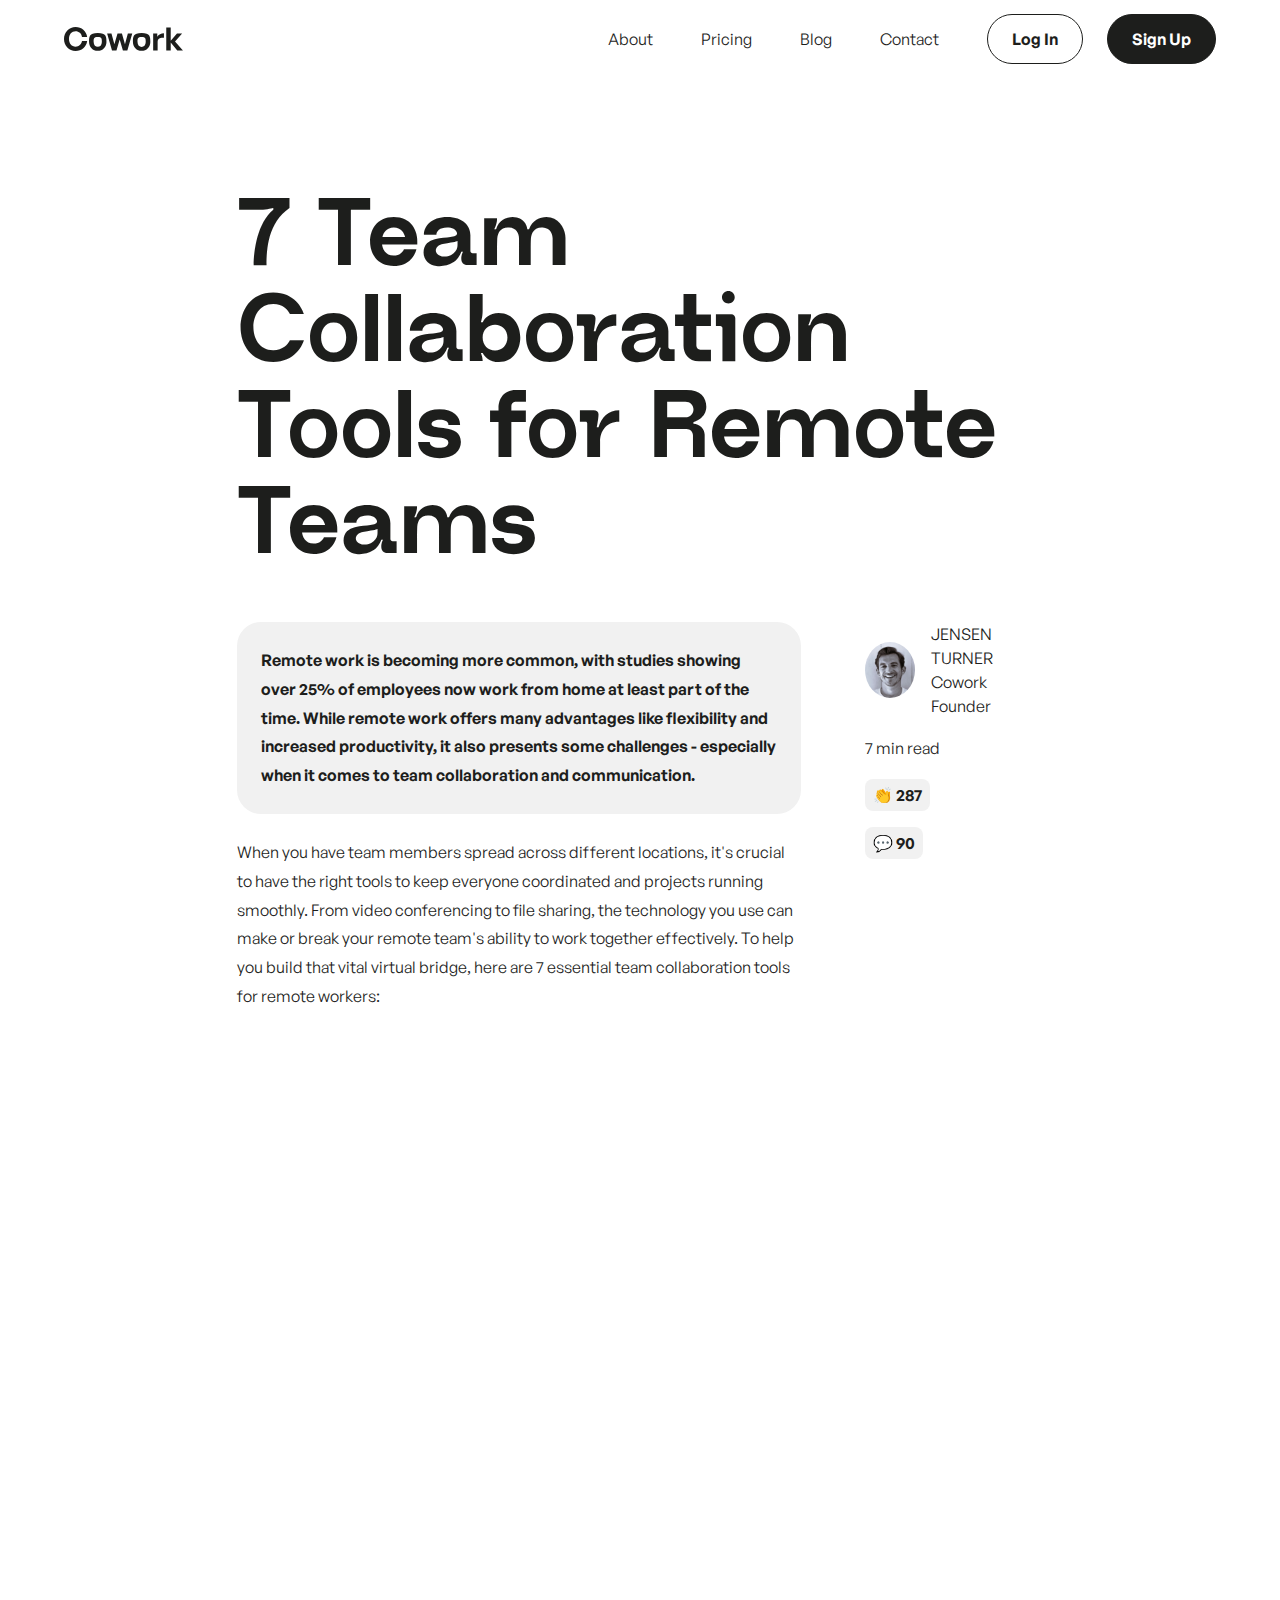
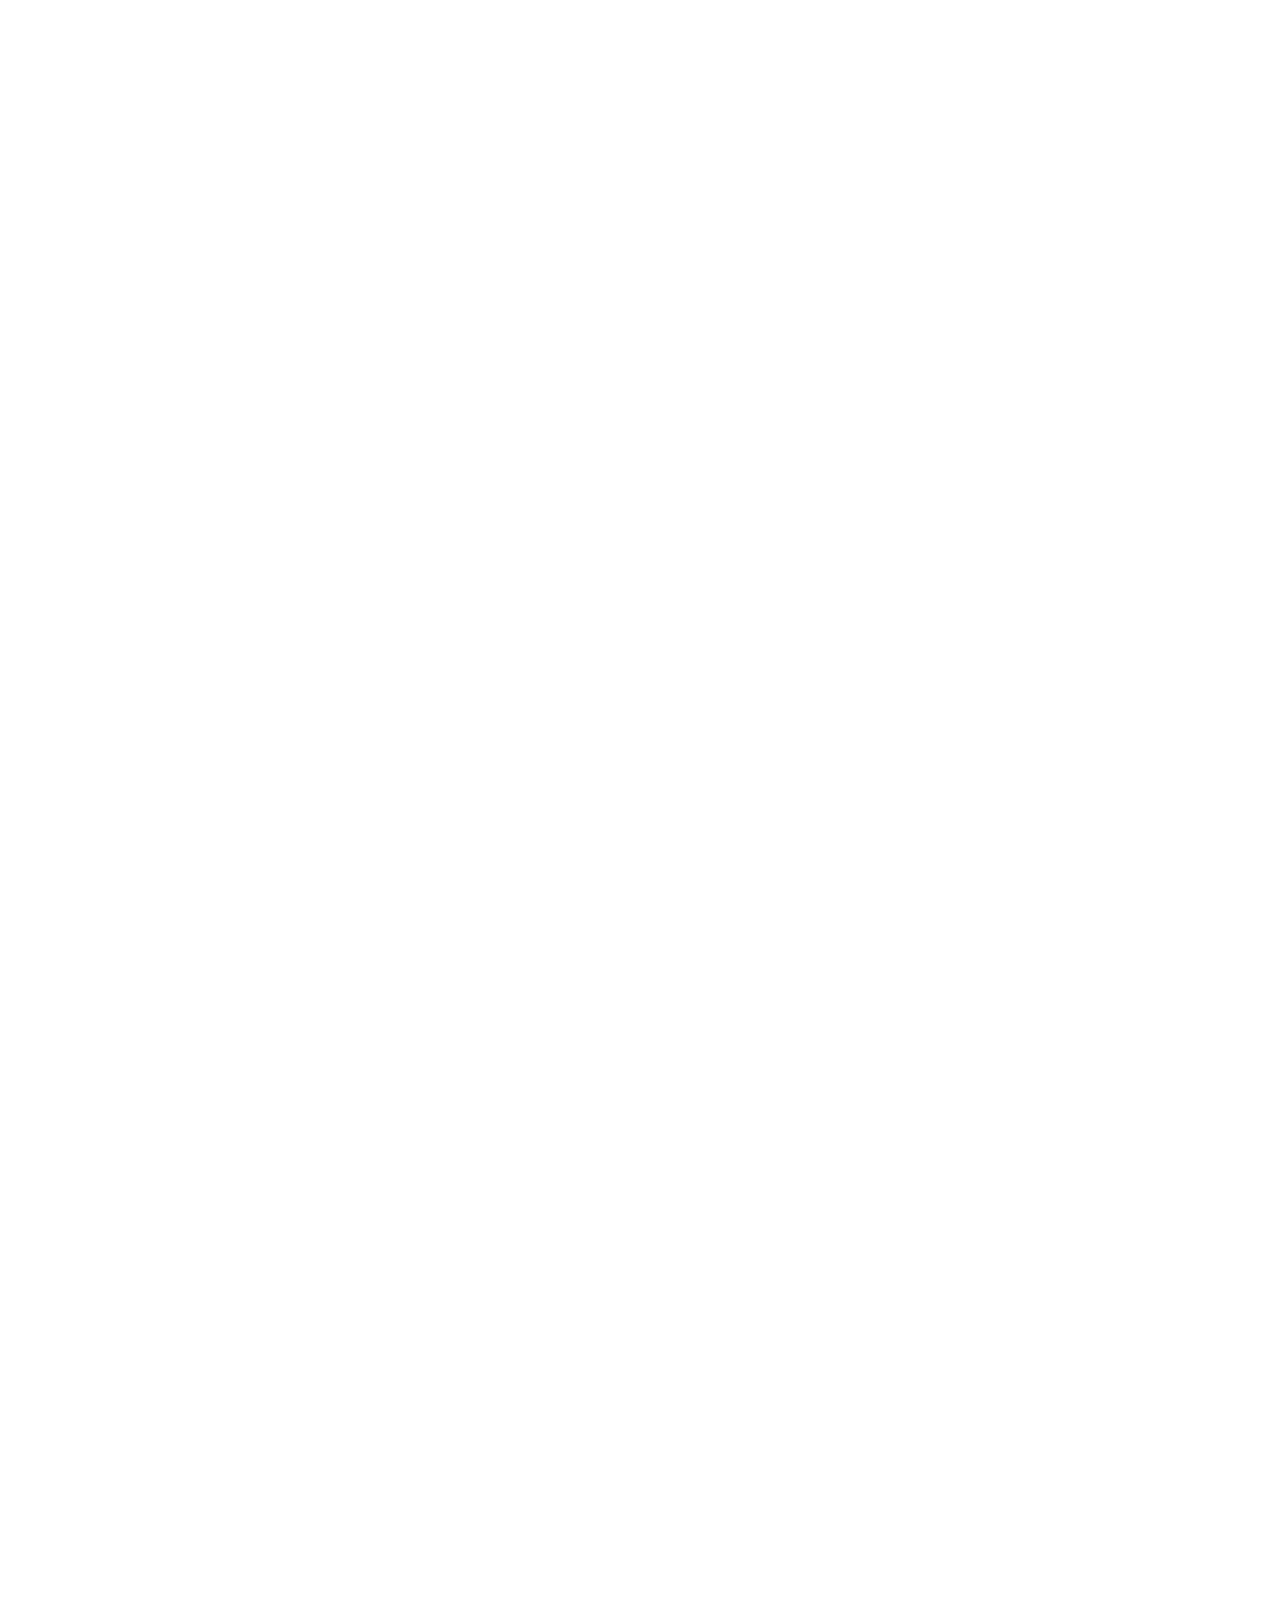
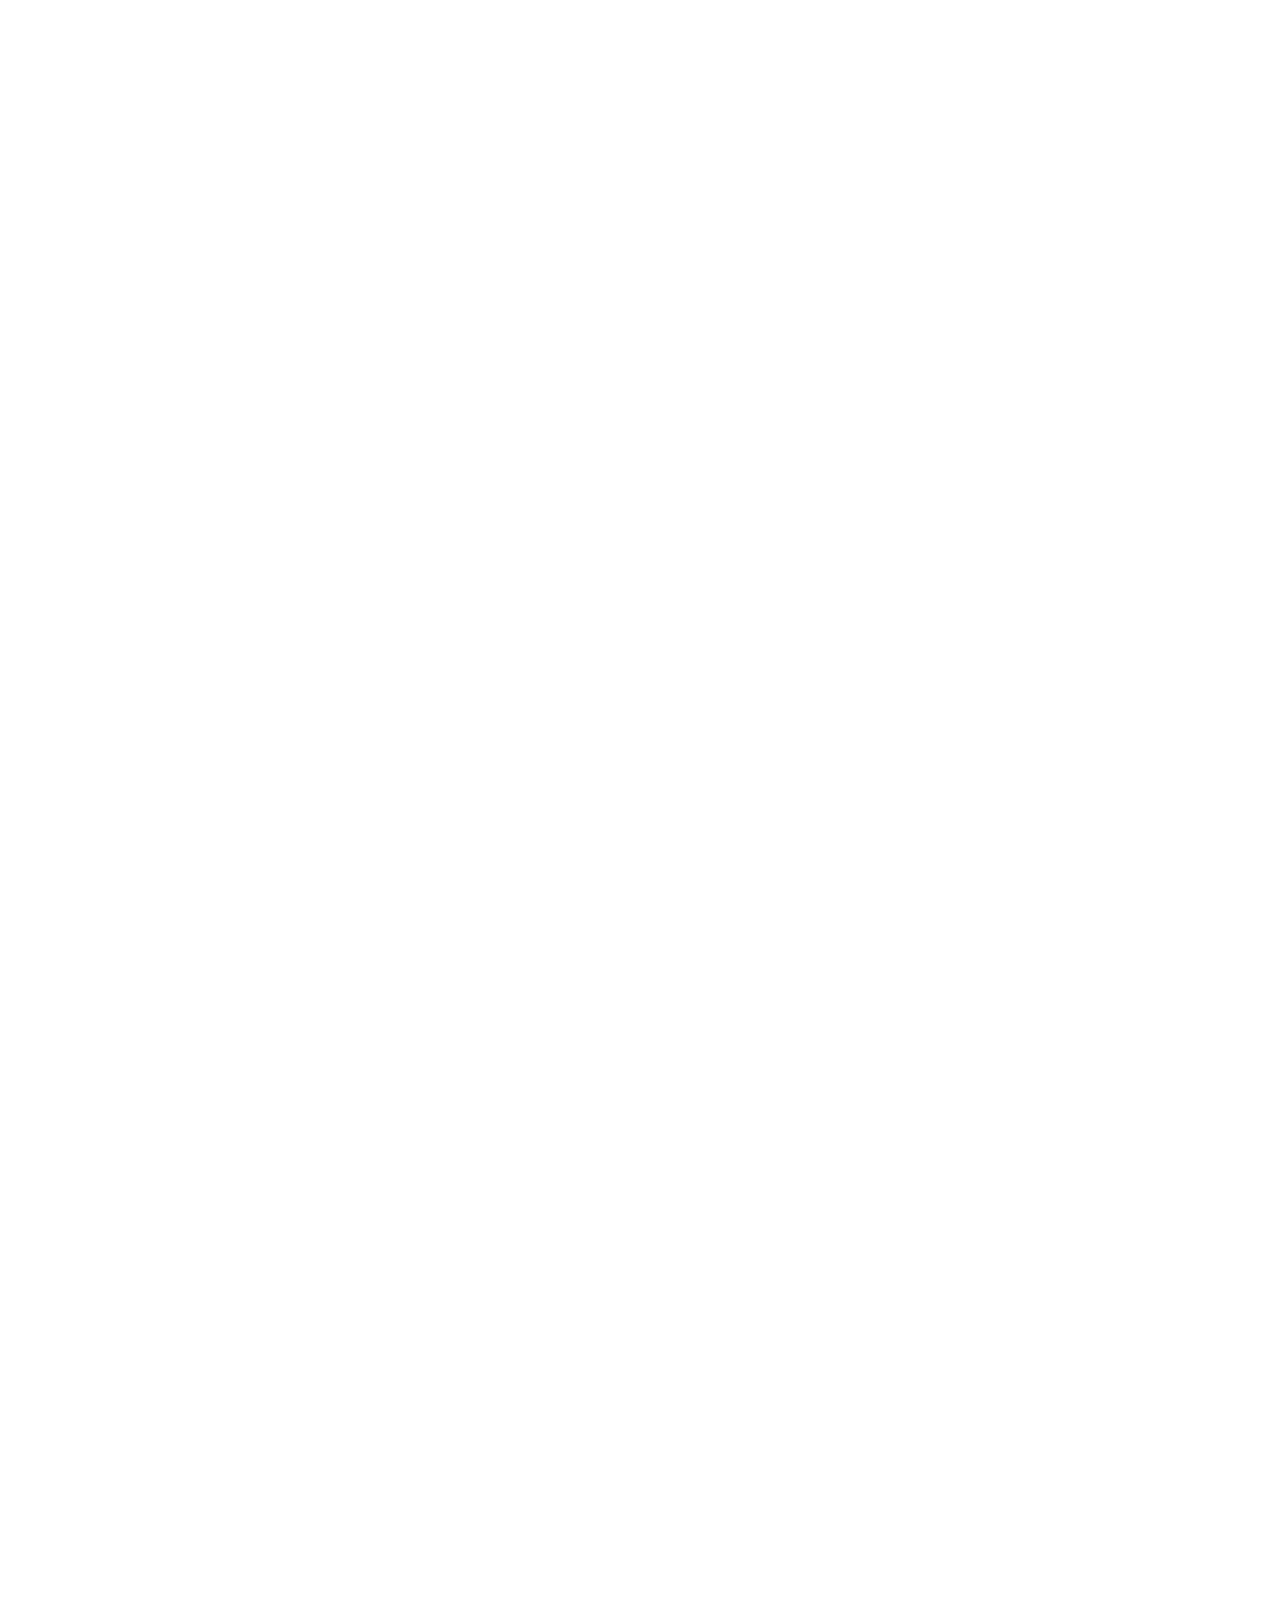
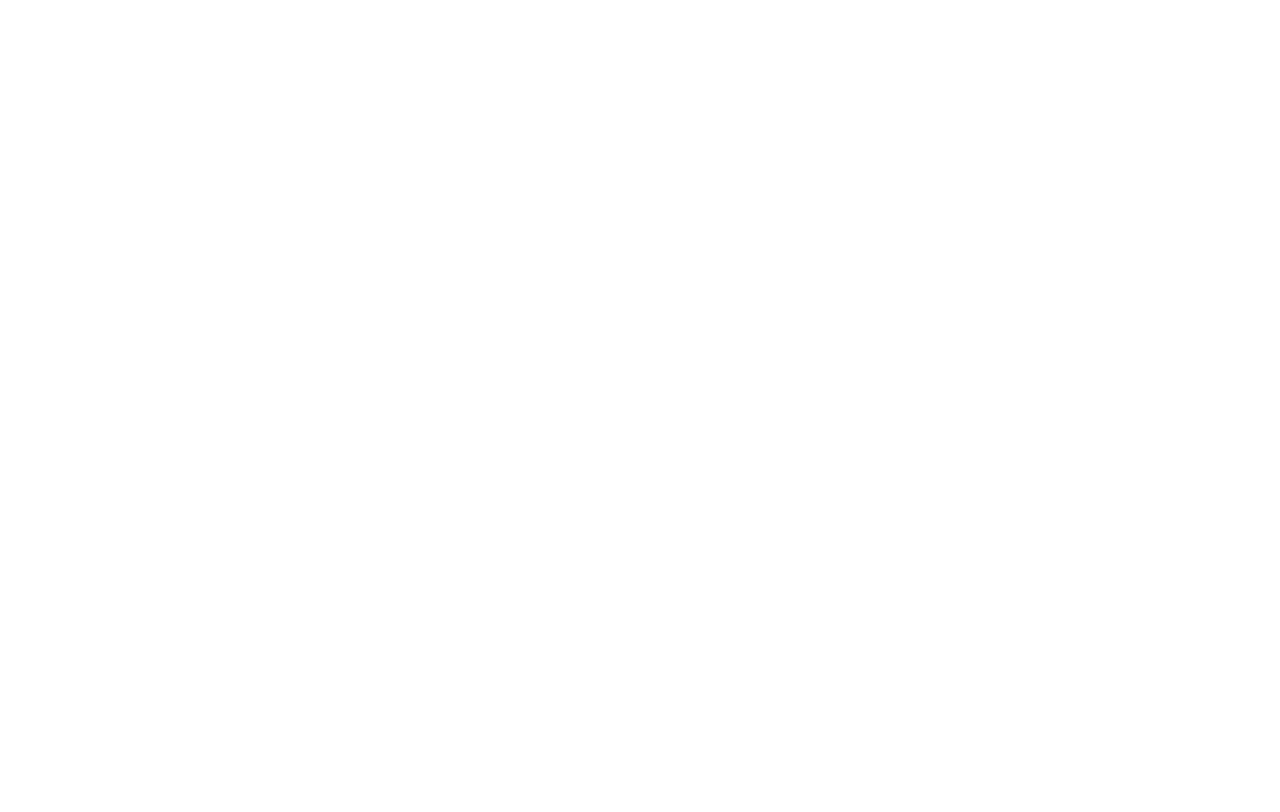
<file: singlepost.html>
<!DOCTYPE html>

<html lang="en">
    <head>
        <meta charset="UTF-8">
        <meta name="viewport" content="width=device-width, initial-scale=1.0">
        <meta http-equiv="X-UA-Compatible" content="ie=edge">
        <meta name="description" content="Cowork - Coworking Space Company">
        <title>Cowork - Coworking Space Company</title>
        <link rel="stylesheet" href="style.css">
        <link rel="icon" type="image/x-icon" href="favicon.ico">
    </head>

    <body>

        <div class="back-to-top button-st-white button-big">
            <img src="icons/ArrowRight.svg" alt="arrow" class="icon-small">
        </div>

        <nav class="top-animated-block">
            <div class="nav-logo-wrap">
                <a href="index.html" class="main-logo"><img src="icons/Logo.svg" alt="Logo" class="icon-logo"></a>
                <div><img src="icons/List.svg" alt="burger menu" class="button-small button-st-black nav-burger"></div>
            </div>
            <div class="nav-menu-wrap-mobile">
                <div class="nav-logo-wrap mobile-menu">
                    <a href="index.html"><img src="icons/Logo.svg" alt="Logo" class="icon-logo"></a>
                    <div><img src="icons/X.svg" alt="burger menu" class="button-small button-st-black nav-close"></div>
                </div>
                <div class="nav-menu-wrap">
             <ul class="nav-menu">
                <li><a href="about.html" class="nav-link">About</a></li>
                <li><a href="pricing.html" class="nav-link">Pricing</a></li>
                <li><a href="blog.html" class="nav-link">Blog</a></li>
                <li><a href="contact.html" class="nav-link">Contact</a></li>
             </ul>
             <div class="nav-buttons-wrap">
                <a href="#" class="button-big button-st-white">Log In</a>
                <a href="#" class="button-big button-st-black">Sign Up</a>
             </div>
                </div>
            </div>
        </nav>

        <section class="block post">
            <div class="post-full-wrap">
            <h1 class="text-heading-1 top-animated-block">7 Team Collaboration Tools for Remote Teams</h1>
            <div class="post-wrap">
                <div class="post-content">
                    <div class="post-card card-def top-animated-block">
                        <p>Remote work is becoming more common, with studies showing over 25% of employees now work from home at least part of the time. While remote work offers many advantages like flexibility and increased productivity, it also presents some challenges - especially when it comes to team collaboration and communication.</p>
                    </div>
                        <p class="top-animated-block">When you have team members spread across different locations, it's crucial to have the right tools to keep everyone coordinated and projects running smoothly. From video conferencing to file sharing, the technology you use can make or break your remote team's ability to work together effectively.
                        To help you build that vital virtual bridge, here are 7 essential team collaboration tools for remote workers:</p>
                        <div class="post-card-section animated-block">
                            <h2 class="text-heading-3">Video Conferencing: Zoom</h2>
                            <img src="images/Rectangle3.jpg" alt="post" class="image-main image-post">
                            <p>When you can't meet face-to-face, video conferencing is the next best thing. Zoom has emerged as one of the most popular and user-friendly options. In addition to HD video calls, it offers screen sharing, recording capabilities, and integrations with other apps. Use it for virtual meetings, team check-ins, or even virtual co-working sessions.</p>
                        </div>
                        <div class="post-card-section animated-block">
                            <h2 class="text-heading-3">Project Management: Trello</h2>
                            <img src="images/Rectangle3(1).jpg" alt="post" class="image-main image-post">
                            <p>For streamlining project management, Trello is a simple and visual tool. Its card-based kanban boards allow you to create task lists, assign items to team members, set due dates, attach files, and more. The ability to easily see each project's status and quickly drag-and-drop tasks makes it ideal for remote teams.</p>
                        </div>
                        <div class="post-card-section animated-block">
                            <h2 class="text-heading-3">File Storage & Collaboration: Google Drive</h2>
                            <img src="images/Rectangle3(2).jpg" alt="post" class="image-main image-post">
                            <p>Having a centralized place to store and collaborate on documents, spreadsheets, and other files is vital when working remotely. Google Drive provides cloud storage and its suite of productivity apps integrates real-time co-editing so multiple team members can work on the same file simultaneously.</p>
                        </div>
                        <div class="post-text-section animated-block">
                            <h2 class="text-heading-3">Team Communication: Slack</h2>
                            <p>Efficient team communication is crucial for remote teams, which makes Slack one of the most valuable collaboration tools. This messaging app allows you to organize conversations into dedicated channels, share files, leverage integrations with other apps, and quickly get in touch whether it's for group discussions or one-on-one chats.</p>
                        </div>
                        <div class="post-text-section animated-block">
                            <h2 class="text-heading-3">Work Management: Asana</h2>
                            <p>Projects can easily get derailed when teams aren't properly aligned on responsibilities, deadlines, and milestones. Asana is a work management platform designed to solve this issue. You can create projects and tasks, assign owners, set due dates, add attachments, and see projects through multiple views like timeline, calendar, or kanban boards.</p>
                        </div>
                        <div class="post-text-section animated-block">
                            <h2 class="text-heading-3">Video Messaging: Loom</h2>
                            <p>Sometimes explaining things over video is much easier than trying to put it into words. Loom is a video messaging tool that lets you record your screen, voice, and face. Use it to create quick tutorials, give feedback on designs, explain complex tasks, or just more personally connect with remote colleagues.</p>
                        </div>
                        <div class="post-text-section animated-block">
                            <h2 class="text-heading-3">Audio Enhancement: Krisp</h2>
                            <p>For remote workers without a professional recording setup, background noise can be an issue on video calls. Krisp is an AI-powered app that silences ambient sound and clears up audio so you always sound professional. It even has a mode to remove noise from pre-recorded audio files.</p>
                        </div>
                        <p class="animated-block">The right collaboration tools help remote teams work as a synced unit rather than just scattered individuals. Implement a virtual toolbox like the options listed above and you'll go a long way towards driving productivity and effective teamwork for your remote or distributed workforce.</p>
                        <div>
                            <p class="tag-col tag-prod animated-block">Productivity</p>
                        </div>
                </div>
                <div class="post-details top-animated-block">
                    <p>7 min read</p>
                    <div class="post-tags">
                        <div><p class="tag-col">👏 287</p></div>
                        <div><p class="tag-col">💬 90</p></div>
                    </div>
                    <div class="post-author">
                        <img src="images/person-6.jpg" alt="person" class="image-avatar">
                        <div class="post-author-name">
                            <p class="post-author-name-name">Jensen Turner</p>
                            <p>Cowork Founder</p>
                        </div>
                    </div>
                </div>
            </div>
        </div>
        </section>

        <section class="block articles animated-block">
            <div class="block-disc articles-disc">
                <p class="text-subtitle block-disc-title">Other Blog Post</p>
                <h2 class="text-heading-2">You May Also Like</h2>
            </div>
            <div class="articles-cards-button">
                <div class="articles-cards-wrap">
                    <div class="article-card">
                        <img src="images/Image(3).jpg" alt="desk" class="image-second">
                        <div class="article-card-disc">
                            <div class="article-card-disc-tags">
                               <p class="tag-col tag-trend">Trending</p>
                               <p>7 min read</p>
                            </div>
                            <h3 class="text-heading-3">Navigating the Future: Trends in Modern Coworking Spaces</h3>
                        </div>
                        <a href="singlepost.html" class="article-card-more">
                            <p>Read more</p>
                            <img src="icons/ChevronRight.svg" alt="arrow" class="icon-small">
                        </a>
                    </div>
                    <div class="article-card">
                        <img src="images/Image(4).jpg" alt="desk" class="image-second">
                        <div class="article-card-disc">
                            <div class="article-card-disc-tags">
                               <p class="tag-col tag-prod">Productivity</p>
                               <p>5 min read</p>
                            </div>
                            <h3 class="text-heading-3">Mastering Productivity: Tips from Cowork's High Achievers</h3>
                        </div>
                        <a href="singlepost.html" class="article-card-more">
                            <p>Read more</p>
                            <img src="icons/ChevronRight.svg" alt="arrow" class="icon-small">
                        </a>
                    </div>
                    <div class="article-card">
                        <img src="images/Image(5).jpg" alt="desk" class="image-second">
                        <div class="article-card-disc">
                            <div class="article-card-disc-tags">
                               <p class="tag-col tag-talk">Talk</p>
                               <p>10 min read</p>
                            </div>
                            <h3 class="text-heading-3">Tech Talk: The Backbone of Cowork's Seamless Experience</h3>
                        </div>
                        <a href="singlepost.html" class="article-card-more">
                            <p>Read more</p>
                            <img src="icons/ChevronRight.svg" alt="arrow" class="icon-small">
                        </a>
                    </div>
                </div>
                <div><a href="blog.html" class="button-big button-st-white">View All</a></div>
            </div>
        </section>


        <section class="block claim animated-block">
            <div class="claim-disc">
                <h2 class="text-heading-1">Seize <img src="images/Rectangle1(2).jpg" alt="decor" class="image-heading-1"> The Moment – Join Cowork Today!</h2>
                <p>
                    Uncover the transformative power of Cowork as echoed by those who've made it their professional haven. 
                    This is more than finding a desk; it's discovering a community that fuels your journey to success.
                </p>
            </div>
            <div class="claim-button">
                <a href="contact.html" class="button-big button-st-black">Claim Your Spot</a>
            </div>
        </section>

        

        <footer class="animated-block">
            <div class="footer-main-wrap">
                <div class="footer-main-form">
                    <a href="index.html" class="footer-logo"><img src="icons/Logo.svg" alt="Logo" class="icon-logo"></a>
                    <p>Join our newsletter to stay up to date on features and releases.</p>
                    <form action="#" class="footer-form-wrap">
                        <input type="email" name="email" id="email" placeholder="Enter your email" class="footer-form" required>
                        <div class="footer-form-button"><button type="submit" class="button-big button-st-white">Subscribe</button></div>
                    </form>
                    <p>By subscribing you agree to with our Privacy Policy and provide consent to receive updates from our company.</p>
                </div>
                <div class="footer-main-links">
                    <div class="footer-main-links-wrap">
                        <h2 class="text-subtitle">Explore More</h2>
                        <ul>
                            <li class="text-paragraph footer-main-link"><a href="index.html">Home</a></li>
                            <li class="text-paragraph footer-main-link"><a href="about.html">About</a></li>
                            <li class="text-paragraph footer-main-link"><a href="pricing.html">Pricing</a></li>
                            <li class="text-paragraph footer-main-link"><a href="blog.html">Blog</a></li>
                            <li class="text-paragraph footer-main-link"><a href="contact.html">Contact</a></li>
                        </ul>
                    </div>
                    <div class="footer-main-links-wrap">
                        <h2 class="text-subtitle">Stay Connected</h2>
                        <ul>
                            <li class="text-paragraph footer-main-link"><a href="contact.html">Subscribe</a></li>
                            <li class="text-paragraph footer-main-link"><a href="about.html">Member Stories</a></li>
                            <li class="text-paragraph footer-main-link"><a href="contact.html">Locations</a></li>
                            <li class="text-paragraph footer-main-link"><a href="contact.html">Write for Us</a></li>
                        </ul>
                    </div>
                    <div class="footer-main-links-wrap">
                        <h2 class="text-subtitle">Follow Us</h2>
                        <ul>
                            <li class="text-paragraph footer-main-link"><a href="#">Facebook</a></li>
                            <li class="text-paragraph footer-main-link"><a href="#">Instagram</a></li>
                            <li class="text-paragraph footer-main-link"><a href="#">X</a></li>
                            <li class="text-paragraph footer-main-link"><a href="#">LinkedIn</a></li>
                            <li class="text-paragraph footer-main-link"><a href="#">Youtube</a></li>
                        </ul>
                    </div>
                </div>
            </div>
            <div class="footer-add-wrap">
                <p>© 2024 Cowork. All rights reserved.</p>
                <div class="footer-add-links">
                    <a href="#">Privacy Policy</a>
                    <a href="#">Terms of Service</a>
                    <a href="#">Cookies Settings</a>
                </div>
            </div>
        </footer>

        <script src="script.js"></script>
    </body>
</html>
</file>
<file: style.css>
body {
    font-family: var(--paragraph);
    color: var(--black);
    background-color: var(--white);
    font-size: 16px;
    scroll-behavior: smooth;
}

.body-overflow {
    overflow: hidden;
}

* {
    margin: 0;
    padding: 0;
    box-sizing: border-box;
    scroll-behavior: smooth;
}

img {
    width: 100%;
    height: 100%;
    object-fit: cover;
}

ul {
    list-style-type: none;;
}

a {
    text-decoration: none;
    display: inline-block;
    color: var(--black);
}

:root {
    --black: #1D1E1C;
    --white: #FFFFFF;
    --lightgray: #F1F1F1;
    --green: #D3F985;
    --blue: #A6E8F6;
    --pink: #FCBEDC;
    --orange: #FBC899;
    --transparent: rgba(0, 0, 0, 0.2);
    --heading: Neue-Regrade-Bold, serif;
    --paragraph: GeneralSans-Regular, serif;
    --subtitle: GeneralSans-Semibold, serif;
}

@font-face {
    font-family: Neue-Regrade-Bold;
    src: url(fonts/Neue-Regrade-Bold.otf);
}

@font-face {
    font-family: GeneralSans-Regular;
    src: url(fonts/GeneralSans-Regular.otf);
}

@font-face {
    font-family: GeneralSans-Semibold;
    src: url(fonts/GeneralSans-Semibold.otf);
}

input:-webkit-autofill {
    background-color: var(--white);
}


/*components*/

.pagination-desctop {
    display: none !important;
}

.animated-block {
    opacity: 0;
    transition: all 0.5s;
}

.animated-block.inview {
    opacity: 1;
}

.top-animated-block {
    opacity: 0;
    transition: all 0.5s;
}

.top-animated-block.inview {
    opacity: 1;
}

.back-to-top {
    position: fixed;
    bottom: 0;
    right: 0;
    transform: rotate(-90deg);
    width: 3rem;
    height: 3rem;
    display: flex;
    justify-content: center;
    align-items: center;
    margin: 1rem;
    border-radius: 50% !important;
    opacity: 0;
    transition: all 0.3s;
}

.back-to-top.visible {
    opacity: 1;
}

.text-paragraph, p {
    font-family: var(--paragraph);
    font-size: 1rem;
    line-height: 180%;
}

.text-subtitle {
    font-family: var(--subtitle);
    font-size: 0.75rem;
    line-height: 150%;
    text-transform: uppercase;
}

.text-paragraph-strong {
    font-family: var(--subtitle);
    font-size: 1rem;
    line-height: 150%;
}

.text-heading-1, .stat-heading {
    font-family: var(--heading);
    font-size: 3rem;
    line-height: 120%;
}

.text-heading-2 {
    font-family: var(--heading);
    font-size: 1.5rem;
    line-height: 140%;
}

.text-heading-3 {
    font-family: var(--heading);
    font-size: 1rem;
    line-height: 140%;
}

.text-heading-4 {
    font-family: var(--heading);
    font-size: 1rem;
    line-height: 140%;
}

.button-big {
    font-family: var(--subtitle);
    font-size: 1rem;
    line-height: 150%;
    padding: 0.75rem 1.5rem;
    border-radius: 2.5rem;
    cursor: pointer;
    transition: all 1s;
    text-align: center;
}

.button-small {
    padding: 0.375rem 0.75rem;
    border-radius: 2.5rem;
    cursor: pointer;
}

.button-st-white {
    color: var(--black);
    background-color: var(--white);
    border: 1px solid var(--black);
}

.button-st-black {
    color: var(--white);
    background-color: var(--black);
    border: 1px solid var(--black);
}

.tag-col {
    font-family: var(--subtitle);
    font-size: 1rem;
    line-height: 150%;
    padding: 0.25rem 0.5rem;
    border-radius: 0.5rem;
    display: inline-block;
    background-color: var(--lightgray);
}

.tag-prod {
    background-color: var(--pink);
}

.tag-talk {
    background-color: var(--green);
}

.tag-trend {
    background-color: var(--blue);
}

.tag-life {
    background-color: var(--orange);
}

.tag-def {
    font-family: var(--paragraph);
    font-size: 1rem;
    line-height: 150%;
    padding: 0 0.75rem;
    border-radius: 0.75rem;
    border: 1px solid var(--black);
    display: inline-block;
}

.icon-logo {
    height: 1.5rem;
    width: auto;
    display: flex;
}

.icon-big {
    width: 3rem;
    height: 3rem;
}

.icon-small {
    width: 2rem;
    height: auto;
}

.icon-mid {
    width: 2rem;
    height: 2rem;
}

.image-main {
    border-radius: 1.5rem;
}

.image-second {
    border-radius: 1.5rem;
}

.image-avatar {
    width: 3.5rem;
    height: 3.5rem;
    border-radius: 100%;
}

.image-heading-1 {
    width: 10rem;
    height: 3.6rem;
    border-radius: 3rem;
    display: inline-block;
    vertical-align: middle;
}

.image-heading-2 {
    width: 7.5rem;
    height: 2.1rem;
    border-radius: 3rem;
    display: inline-block;
    vertical-align: middle;
}

.card-def {
    background-color: var(--lightgray);
    border-radius: 1.5rem;
    display: flex;
    flex-direction: column;
    gap: 1.5rem;
    padding: 2rem;
    justify-content: center;
    align-items: center;
}

/*.header-icon::after {
    content: "";
    position: absolute;
    top: 1.25rem;
    left: 0.75rem;
    width: 2rem;
    height: 2rem;
    border-radius: 100%;
    background-color: var(--orange);
    z-index: -1;
}*/

.header-icon {
    position: relative;
}


/*layout*/

/*navigation*/

.block {
    padding: 4rem 1.25rem;
}

.block-disc {
    display: flex;
    flex-direction: column;
    align-items: center;
    text-align: center;
    gap: 1.5rem;
}

.block-disc-title {
    margin-bottom: -0.5rem;
}

.block-pages {
    display: flex;
    flex-direction: column;
    gap: 2.5rem;
}

.block-pages-disc {
    display: flex;
    flex-direction: column;
    gap: 1.5rem;
}

.block-pages-disc h1 {
    width: min-content;
}

nav {
    display: flex;
    flex-direction: column;
    padding: 0 1.25rem;
    /*height: 100vh;*/
    position: relative;
}

.nav-menu {
    display: flex;
    flex-direction: column;
    flex: 1 1 auto;
    gap: 2rem;
}

.nav-menu-wrap {
    display: flex;
    flex-direction: column;
    justify-content: space-between;
    padding: 1.5rem 0;
    height: 100%;
}

.nav-menu-wrap-mobile {
    display: flex;
    flex-direction: column;
    position: fixed;
    left: 100%;
    top: 0;
    width: 100%;
    transition: 0.5s;
    padding: 0 1.25rem;
    height: 100vh;
    background-color: var(--white);
    z-index: 1000;
}

.nav-menu-wrap-mobile.visible {
    left: 0;
}

.nav-link {
    font-family: var(--heading);
    font-size: 3rem;
    line-height: 120%;
}

.nav-burger, .nav-close  {
    display: flex;
    margin-top: 0.875rem;
    margin-bottom: 0.875rem;
}

.nav-logo-wrap {
    display: flex;
    align-items: center;
    justify-content: space-between;
    width: 100%;
    padding: 0;
}

.nav-buttons-wrap {
    display: flex;
    gap: 1.5rem;
    margin-left: auto;
}

/*header*/

.head {
    display: flex;
    flex-direction: column;
    gap: 2.5rem;
}

.head-image {
    height: 80vw;
}

.head-disc {
    display: flex;
    flex-direction: column;
    gap: 1.5rem;
    align-items: center;
    text-align: center;
}

.head-disc a {
    margin-top: 1rem;
}

.line-word {
    position: relative;
}

.line-mob {
    position: absolute;
    top: -0.5rem;
    left: 1rem;
    z-index: -1;
}

.line {
    display: none;
}

/*logo section*/

.logos {
    display: flex;
    flex-direction: column;
    gap: 1.5rem;
    padding: 3rem 1.25rem;
    overflow-x: hidden;
}

.logo-wrap {
    display: flex;
    gap: 1.5rem
}

/*choose section*/

.choose {
    display: flex;
    flex-direction: column;
    gap: 2.5rem;
    align-items: center;
}

.choose-cards-wrap {
    display: flex;
    flex-direction: column;
    gap: 2rem;
    align-items: center;
    text-align: center;
}

.choose-card {
    display: flex;
    flex-direction: column;
    gap: 1rem;
    align-items: center;
}

.choose-icon {
    position: relative;
}

.choose-icon::after {
    content: "";
    position: absolute;
    top: 1rem;
    left: 2rem;
    width: 2.25rem;
    height: 2.25rem;
    border-radius: 100%;
    background-color: var(--green);
    z-index: -1;
}

.choose-card:nth-child(2) .choose-icon::after {
    background-color: var(--blue);
}

.choose-card:nth-child(3) .choose-icon::after {
    background-color: var(--pink);
}
 /*explore*/

.explore {
    display: flex;
    flex-direction: column;
    gap: 2.5rem;
}

.explore-disc {
    display: flex;
    flex-direction: column;
    align-items: center;
    text-align: center;
    gap: 1.5rem;
}

.explore-disc-p {
    margin-bottom: -0.5rem;
}

.explore-disc a {
    margin-top: 1rem;;
}

.explore-vid {
    height: 80vw;
}

/*stat*/

.stat {
    display: flex;
    flex-direction: column;
    gap: 2.5rem;
    text-align: center;
}

.stat-disc {
    display: flex;
    gap: 2rem;
    flex-direction: column;
}

.stat-disc-p {
    margin-bottom: -1rem;
}

.stat-cards-wrap {
    display: grid;
    grid-template-columns: 1fr 1fr;
    gap: 1.5rem;
}

.stat-image {
    height: 80vw;
}

.stat-heading {
    padding-bottom: 0.5rem;
}

.stat-card {
    position: relative;
}

.stat-card::after {
    content: "";
    position: absolute;
    top: 1.25rem;
    left: 7rem;
    width: 2.25rem;
    height: 2.25rem;
    border-radius: 100%;
    background-color: var(--green);
    z-index: -1;
}

.stat-card:nth-child(2)::after {
    background-color: var(--blue);
    left: 6rem;
}

.stat-card:nth-child(3)::after {
    background-color: var(--pink);
    left: 6.5rem;
}

.stat-card:nth-child(4)::after {
    background-color: var(--orange);
    left: 6.5rem;
}

/*clients*/

.clients {
    display: flex;
    flex-direction: column;
    gap: 2rem;
    padding: 4rem 5vw;

}

.clients-disc {
    display: flex;
    flex-direction: column;
    gap: 1rem;
    align-items: center;
}

.clients-cards-arrows {
    display: flex;
    gap: 1rem;
    justify-content: flex-end;
    padding-bottom: 0.5rem;
}

.clients-cards-arrows img {
    cursor: pointer;
}

.left-arrow {
    transform: rotate(180deg);
}

.arrow-inactive {
    cursor: auto !important;
    filter: invert(47%) sepia(0%) saturate(686%) hue-rotate(134deg) brightness(106%) contrast(85%);
}

.clients-cards-wrap {
    overflow: hidden;
    width: 100%;
    transition: 0.3s;
}

.carusel__wrap {
    display: flex;
    gap: 5vw;
    width: 9999px;
    transition: 0.3s;
}

.clients-card {
    width: 90vw;
}

.clients-card-footer {
    text-align: center;
}

.clients-card:nth-child(2) {
    background-color: var(--green);
}

.clients-card:nth-child(3) {
    background-color: var(--blue);
}

.clients-card:nth-child(4) {
    background-color: var(--pink);
}

.clients-card:nth-child(5) {
    background-color: var(--orange);
}

/*questions*/

.questions {
    display: flex;
    flex-direction: column;
    gap: 1rem;
}

.question-card-title{
    display: flex;
    justify-content: space-between;
    align-items: center;
    cursor: pointer;
}

.question-card {
    padding: 1.25rem 0;
    display: flex;
    flex-direction: column;
    gap: 1rem;
    position: relative;
}


.question-card::after {
    position: absolute;
    content: "";
    top: 0;
    left: 0;
    bottom: 0;
    width: 8.5rem;
    border-bottom: 2px solid var(--black);
    z-index: -1;
}

.question-card-disc {
    max-height: 0;
    overflow: hidden;
    transition: max-height 0.2s ease-out;
}

.question-card-disc.visible {
    display: block;
}

.questions-arrow {
    cursor: pointer;
    transition: 0.3s;
}

.questions-arrow.active {
    transform: rotate(180deg);
}

.questions-disc {
    display: flex;
    flex-direction: column;
    gap: 1.5rem;
    align-items: center;
    text-align: center;
}

.questions-disc-p {
    margin-bottom: -0.5rem;
}

.claim {
    display: flex;
    flex-direction: column;
    gap: 1.5rem;
    align-items: center;
    text-align: center;
    justify-content: center;
}

.claim p {
    max-width: 40rem;
    margin: auto;
}

.claim-button {
    margin-top: 1rem;
}

/*articles*/

.articles {
    display: flex;
    flex-direction: column;
    gap: 2.5rem;
}

.articles-cards-button {
    display: flex;
    flex-direction: column;
    gap: 1.5rem;
    justify-content: center;
    align-items: center;
}

.articles-cards-wrap {
    display: flex;
    gap: 2rem;
    flex-direction: column;
}

.article-card {
    display: flex;
    flex-direction: column;
    gap: 1.5rem;
}

.article-card-disc-tags {
    display: flex;
    gap: 1rem;
}

.article-card-disc {
    display: flex;
    flex-direction: column;
    gap: 1rem;
}

.article-card-more {
    display: flex;
    gap: 0.5rem;
    align-items: center;
}

/*.article-card:nth-child(2) .tag-col {
    background-color: var(--pink);
}

.article-card:nth-child(3) .tag-col {
    background-color: var(--green);
}*/

.articles-disc {
    max-width: 45rem;
    margin: auto;
}

.articles-disc p {
    max-width: 32.5rem;
    margin: auto;
}

/*footer*/

footer {
    padding: 2rem 1.25rem;
    display: flex;
    flex-direction: column;
    gap: 2rem;
}

.footer-main-wrap {
    padding: 3rem;
    border-radius: 3rem;
    background-color: var(--black);
    color: var(--white);
    display: flex;
    flex-direction: column;
    gap: 2.5rem;
    text-align: center;
    align-items: center;
}

.footer-main-form {
    display: flex;
    flex-direction: column;
    gap: 1.5rem;
}

.footer-logo {
    margin-bottom: 0.5rem;
    filter: invert(99%) sepia(1%) saturate(0%) hue-rotate(346deg) brightness(117%) contrast(100%);
    align-items: center;
    justify-content: center;
    width: 100%;
    display: flex;
}

.footer-form {
    padding: 0.75rem;
    outline: none;
    display: inline-block;
    background-color: var(--black);
    color: var(--white);
    border: none;
    border-bottom: 1px solid var(--white);
    font-size: 1rem;
    line-height: 150%;
}

.footer-form::placeholder {
    font-family: var(--paragraph);
    color: var(--white);
}

.footer-form-wrap {
    display: flex;
    flex-direction: column;
    gap: 1rem;
}

.footer-form-button {
    display: flex;
    align-items: center;
    justify-content: center;
}

.footer-main-links {
    display: flex;
    flex-direction: column;
    gap: 1.5rem;
    text-align: center;
    align-items: center;
}

.footer-main-links-wrap {
    display: flex;
    flex-direction: column;
    gap: 0.5rem;
}

.footer-main-link a {
    color: var(--white);
}

.footer-add-wrap {
    display: flex;
    flex-direction: column;
    gap: 1rem;
    align-items: center;
}

.footer-add-links {
    display: flex;
    gap: 1.5rem;
}

.footer-add-links a {
    text-decoration: underline;
}

/*pricing*/

.pricing-card {
    background-color: var(--green);
    border-radius: 1.5rem;
    display: flex;
    flex-direction: column;
    gap: 2rem;
    padding: 2rem;
}

.pricing-card:nth-child(2) {
    background-color: var(--blue);
}

.pricing-card:nth-child(3) {
    background-color: var(--pink);
}

.pricing-card-title {
    display: flex;
    flex-direction: column;
    gap: 0.5rem;
}

.pricing-card-list {
    display: flex;
    flex-direction: column;
    gap: 0.75rem;
}

.pricing-card-bonus {
    display: flex;
    flex-direction: column;
    gap: 0.75rem;
}

.pricing-card-bonus-title {
    font-size: 0.875rem;
}

.pricing-card-bonus-tags {
    display: flex;
    gap: 0.75rem;
}

#pricing-card-price-tag {
    margin-bottom: 0.5rem;
    font-size: 1rem;
}

.pricing-card-price p {
    font-size: 0.875rem;
}

.pricing-cards-wrap {
    display: flex;
    flex-direction: column;
    gap: 2rem;
}

.pricing {
    display: flex;
    flex-direction: column;
    gap: 2.5rem;
}

.pricing-disc {
    display: flex;
    flex-direction: column;
    gap: 1.5rem;
}

.pricing-disc h1 {
    width: min-content;
}

.pricing-card-footer {
    margin-top: -1rem;
    text-align: center;
}

.pricing-card-footer span {
    display: block;
}

/*services*/

.services {
    display: flex;
    flex-direction: column;
    gap: 2.5rem;
    align-items: center;
}

.services-cards-wrap {
    display: flex;
    flex-direction: column;
    gap: 2rem;
    align-items: center;
    text-align: center;
    width: 100%;
}

.services-card {
    display: flex;
    flex-direction: column;
    gap: 1rem;
    align-items: center;
    width: 100%;
}

.services-card-button {
    width: 100%;
    display: flex;
    flex-direction: column;
    gap: 0.75rem;
}

.services-card-title {
    display: flex;
    flex-direction: column;
    gap: 0.5rem;
}

.services-card-price h2 {
    font-family: var(--heading);
    font-size: 3rem;
    line-height: 120%;
}

.services-card-title h2 {
    font-family: var(--heading);
    font-size: 1.5rem;
    line-height: 140%;
}

.articles-filter {
    display: flex;
    flex-direction: column-reverse;
    gap: 1.5rem;
    justify-content: center;
    position: relative;
}

.articles-filter-wrap {
    display: flex;
    transition: 0.5s;
    gap: 1.5rem;
    background-color: var(--white);
    overflow-x: hidden;
}

.articles-filter-wrap.active {
    display: flex;
    top: 5rem;
    left: 0;
}

.button-filter {
    min-width: max-content;
}

.articles-pagination {
    display: flex;
    gap: 1rem;
    justify-content: center;
}

.articles-pagination-button {
    width: 3rem;
    height: 3rem;
    display: flex;
    justify-content: center;
    align-items: center;
}

.articles-icon {
    width: 1.5rem;
    height: 1.5rem;
}

.articles-pagination-button-icon {
    display: flex;
    justify-content: center;
    align-items: center;
    padding: 0.75rem;
}

.articles-pagination-left {
    transform: rotate(180deg);
}

.paggination-active, .filter-active {
    color: var(--white);
    background-color: var(--black);
}

.filter-active:hover, .paggination-active:hover {
    color: var(--white) !important;
    background-color: var(--black) !important;
    border-color: var(--black) !important;
}

.article-card-hidden {
    display: none;
}

.paggination-inactive-image {
    cursor: auto;
    filter: invert(47%) sepia(0%) saturate(686%) hue-rotate(134deg) brightness(106%) contrast(85%);
}

.paggination-inactive {
    border-color: gray;
    cursor: auto;
}

.paggination-inactive:hover {
    background-color: var(--white) !important;
    border-color: gray !important;
}

.articles-filter-search input {
    border: none;
    outline: none;
    background-color: var(--white);
    cursor: auto;
}

.articles-filter-search form {
    cursor: auto;
    display: flex;
    flex-direction: row;
    justify-content: space-between;
}

.articles-filter-search:hover {
    background-color: var(--white) !important;
    border: 1px solid var(--black) !important;
}

.search-button {
    width: 40px;
    height: 24px;
    border-radius: 48px;
    background-color: none;
    border: none;
    display: flex;
    justify-content: center;
    align-items: center;
    cursor: pointer;
}

.search-button img {
    width: 2.5rem;
    height: 1.5rem;
    object-fit: cover;
    border-radius: 48px;
}

.search-field {
    font-family: var(--subtitle);
    font-size: 1rem;
    color: var(--black);
    width: 100%;
}

.search-field::placeholder {
    font-family: var(--subtitle);
    font-size: 1rem;
    color: var(--black);
}

.search-field::-webkit-search-cancel-button {
    -webkit-appearance: none;
    height: 1.25rem;
    width: 1.25rem;
    background: url(https://pro.fontawesome.com/releases/v5.10.0/svgs/regular/times.svg) no-repeat 50% 50%;
}

/*about page*/

.about-cards-wrap {
    display: flex;
    flex-direction: column;
    gap: 2rem;
}

.about-card {
    align-items: start;
    display: flex;
    flex-direction: column;
    gap: 0.5rem;
}

.about-card-title {
    display: flex;
    justify-content: space-between;
    width: 100%;
}

.about-card-title h2 {
    font-family: var(--heading);
    font-size: 1.5rem;
    line-height: 140%;
}

.about-card-button {
    cursor: pointer;
}

.about-card-image {
    /*display: none;*/
    height: 15rem;
    max-height: 0;
    overflow: hidden;
    transition: max-height 0.2s ease-out;
}

.about-card-text {
    /*display: none;*/
    max-height: 0;
    overflow: hidden;
    transition: max-height 0.2s ease-out;
}

.about-card-button.active {
    display: none;
}

.about-card.active {
    gap: 1rem;
}

.about-card-image.active {
    /*display: block;*/
    max-height: 15rem;
}

.about-card-text.active {
    /*display: block;*/
    max-height: 12.5rem;
}

.about-card:nth-child(1) {
    background-color: var(--blue);
}

.about-card:nth-child(2) {
    background-color: var(--pink);
}

.about-card:nth-child(3) {
    background-color: var(--orange);
}

/*contact*/

.contact-content {
    display: flex;
    flex-direction: column;
    gap: 3rem;
}

.contact-form {
    display: flex;
    flex-direction: column;
    gap: 2rem;
}

.contact-name {
    display: flex;
    flex-direction: column;
    gap: 2rem;
}

.contact-info {
    display: flex;
    flex-direction: column;
    gap: 2rem;
}

.contact-info-card {
    display: flex;
    flex-direction: column;
    gap: 0.25rem;
}

.contact-input {
    border: 1px solid var(--white);
    border-bottom: 1px solid var(--black);
    outline: none;
    padding: 0.75rem;
    font-family: var(--paragraph);
    font-size: 1rem;
    line-height: 180%;
    color: var(--black);
    resize: none;
    transition: 0.2s ease-out;
    width: 100%;
}

.contact-input::placeholder {
    font-family: var(--paragraph);
    font-size: 1rem;
    line-height: 180%;
    color: var(--black);
}

.contact-input::placeholder::after {
    content: "*";
}

.contact-input:focus {
    border: 1px solid var(--black);
}

 textarea {
    height: 10rem;
}

/*single post*/

.post-full-wrap {
    display: flex;
    flex-direction: column;
    gap: 2rem;
}

.post-wrap {
    display: flex;
    flex-direction: column;
    gap: 2rem;
}

.post-content {
    display: flex;
    flex-direction: column;
    gap: 1.5rem;
}

.post-card {
    padding: 1.5rem;
}

.post-card p{
    font-family: var(--subtitle);
}

.post-card-section {
    display: flex;
    flex-direction: column;
    gap: 0.75rem;
}

.post-text-section {
    display: flex;
    flex-direction: column;
    gap: 0.25rem;
}

.image-post {
    height: 15rem;
}

.post-details {
    display: flex;
    flex-direction: column;
    gap: 1.5rem;
}

.post-tags {
    display: flex;
    gap: 1rem;
}

.post-author {
    display: flex;
    gap: 1rem;
    align-items: center;
}

.post-author-name {
    display: flex;
    flex-direction: column;
}

.post-author-name p {
    line-height: 150%;
}

.post-author-name-name {
    text-transform: uppercase;
}

.main-art-header {
    padding: 2rem 1.25rem;
}

.main-art-header-wrap {
    padding: 3rem;
    border-radius: 3rem;
    background-color: var(--blue);
    display: flex;
    flex-direction: column;
    gap: 2.5rem;
    text-align: center;
    align-items: center;
}

/*tablets*/
@media (min-width: 640px) {
    
}

/*usual screens without space on sides*/
@media screen and (min-width: 768px) {

    .pagination-mobile {
        display: none;
    }

    .pagination-desctop {
        display: flex !important;
    }

    /*components*/
    .back-to-top {
        margin: 3rem;
    }

    .image-main {
        border-radius: 3rem;
    }

    .text-heading-1 {
        font-family: var(--heading);
        font-size: 6rem;
        line-height: 100%;
    }
    
    .text-heading-2, .stat-heading {
        font-family: var(--heading);
        font-size: 3rem;
        line-height: 120%;
    }
    
    .text-heading-3 {
        font-family: var(--heading);
        font-size: 1.5rem;
        line-height: 140%;
    }
    
    .text-heading-4 {
        font-family: var(--heading);
        font-size: 1rem;
        line-height: 140%;
    }

    .image-heading-1 {
        width: 15rem;
        height: 6rem;
        border-radius: 3rem;
        display: inline-block;
        vertical-align: middle;
    }

    .image-heading-2 {
        width: 11.25rem;
        height: 3.6rem;
        border-radius: 3rem;
        display: inline-block;
        vertical-align: middle;
    }

    .icon-mid {
        width: 4rem;
        height: 4rem;
    }

    .header-icon::after {
        top: 2.5rem;
        left: 2rem;
        width: 4rem;
        height: 4rem;
    }

    .main-logo {
        transition: all 0.3s;
    }
    
    .main-logo:hover {
        filter: invert(75%) sepia(20%) saturate(445%) hue-rotate(282deg) brightness(105%) contrast(98%);
    }

    /*layout*/

    .block {
        max-width: 90rem;
        margin: auto;
        padding: 7rem 4rem;
    }

    .block-pages {
        gap: 5rem;
    }

    .block-pages-disc {
        flex-direction: row;
        justify-content: space-between;
        align-items: end;
    }

    .block-pages-disc p {
        max-width: 20rem;
    }

    /*navigation*/

    .mobile-menu {
        display: none;
    }

    nav {
        flex-direction: row;
        align-items: center;
        justify-content: space-between;
        height: auto;
        max-width: 90rem;
        margin: auto;
        padding: 0 4rem;
    }

    .nav-menu {
        flex-direction: row;
        justify-content: space-between;
        align-items: center;
        gap: 3rem;
    }

    .nav-menu-wrap {
        flex-direction: row;
        gap: 3rem;
        padding: 0;
    }

    .nav-menu-wrap-mobile {
        gap: 3rem;
        padding: 0;
        position: static;
        height: auto;
        width: auto;
    }

    .nav-link {
        font-family: var(--paragraph);
        font-size: 1rem;
        line-height: 180%;
        transition: all 0.5s;
        border-bottom: 2px solid var(--white);
        padding-bottom: 4px;
        margin-bottom: -6px;
    }

    .nav-link-active {
        font-family: var(--subtitle);
    }

    .nav-link:hover {
        border-bottom: 2px solid var(--black);
    }

    .nav-buttons-wrap {
        padding-top: 0.875rem;
        padding-bottom: 0.875rem;
    }

    .nav-burger {
        display: none;
    }

    .nav-logo-wrap {
        width: auto
    }

    .head {
        flex-direction: row;
        gap: 2rem;
    }

    .head-disc {
        flex: 1;
        align-items: start;
        text-align: left;
    }

    .head-image {
        flex: 1;
        height: 40vw;
        object-position: right;
    }

    .head-disc p {
        width: 75%;
    }

    .line {
        position: absolute;
        top: -1rem;
        left: 2rem;
        z-index: -1;
        display: inline;
    }
    
    .line-mob {
        display: none;
    }

    /*logos*/

    .logos {
        gap: 1.5rem;
        padding: 5rem 4rem;
        align-items: center;
        text-align: center;
    }
    
    .logo-wrap {
        gap: 3rem;
    }

    /*choose section*/

    .choose {
        gap: 5rem;
    }
    
    .choose-cards-wrap {
        flex-direction: row;
        gap: 3rem;
        align-items: start;
    }
    
    .choose-card {
        gap: 1.5rem;
    }

    /*explore*/

    .explore {
        gap: 5rem;
    }

    .explore-disc {
        max-width: 48rem;
        margin: auto;
    }

    .explore-vid {
        height: 45vw;
    }

    /*stat*/

    .stat {
        flex-direction: row;
        gap: 5rem;
        text-align: left;
        align-items: center;
    }

    .stat-disc {
        flex-basis: 100%;
    }

    .stat-image {
        flex-basis: 100%;
    }

    .stat-image {
        height: 45vw;
    }

    .stat-card::after {
        left: 3.5rem;
    }
    
    .stat-card:nth-child(2)::after {
        left: 2rem;
    }
    
    .stat-card:nth-child(3)::after {
        left: 2rem;
    }
    
    .stat-card:nth-child(4)::after {
        left: 3rem;
    }

    /*clients*/
    .clients-cards-arrows {
        display: none;
    }

    .clients-card {
        min-width: 25vw;
        width: 26vw;
        transition: all ease-out 0.5s;
    }

    .clients-cards-wrap {
        display: flex;
        position: relative;
        overflow: hidden;
        width: 100%;
        height: 850px;
    }

    .clients-card-not-viewed {
        top: 31px;
        left: 37vw;
        transform: rotate(10deg);
        z-index: 1;
        position: absolute;
        transition: 0.3s;
    }
    
    .clients-card-not-viewed:nth-child(2) {
        top: 165px;
        left: 19vw;
        transform: rotate(-8deg);
        z-index: 2;
    }
    
    .clients-card-not-viewed:nth-child(3) {
        top: 136px;
        left: 50vw;
        transform: rotate(-4deg);
        z-index: 2;
    }
    
    .clients-card-not-viewed:nth-child(4) {
        top: 310px;
        left: 27vw;
        transform: rotate(8deg);
        z-index: 4;
    }
    
    .clients-card-not-viewed:nth-child(5) {
        top: 405px;
        left: 42vw;
        transform: rotate(-10deg);
        z-index: 3;
    }

    .clients-card-viewed {
        position: absolute;
        top: 15px;
        left: 32vw ;
        transform: rotate(0);
        transition: 0.3s;
    }
    
    .clients-card-viewed:nth-child(2) {
        top: 41px;
        left: 4vw;
        transform: rotate(0deg);
    }
    
    .clients-card-viewed:nth-child(3) {
        top: 73px;
        left: 63vw;
        transform: rotate(0deg);
    }
    
    .clients-card-viewed:nth-child(4) {
        top: 429px;
        left: 18vw;
        transform: rotate(0deg);
    }
    
    .clients-card-viewed:nth-child(5) {
        top: 459px;
        left: 48vw;
        transform: rotate(0deg);
    }

    /*questions*/

    .questions {
        display: grid;
        grid-template-columns: 1fr 1.5fr;
        gap: 2rem;
    }

    .questions p {
        max-width: 25rem;
    }

    .questions-disc {
        text-align: left;
        align-items: start;
    }

    /*articles*/

    .articles {
        gap: 5rem;
    }

    .articles-cards-button {
        gap: 4rem;
    }

    .articles-cards-wrap {
        display: grid;
        grid-template-columns: 1fr 1fr 1fr;
        row-gap: 3rem;
        column-gap: 2rem;
    }

    footer {
        padding: 4rem;
        max-width: 90rem;
        margin: auto;
    }

    .footer-main-wrap {
        display: grid;
        grid-template-columns: 1fr 1fr;
        text-align: left;
        align-items: start;
    }

    .footer-main-form {
        margin-right: 5.5rem;
    }

    .footer-form-wrap {
        flex-direction: row;
        gap: 1.5rem;
    }

    .footer-form {
        width: 100%;
    }

    .footer-main-links {
        display: grid;
        grid-template-columns: 1fr 1fr 1fr;
        gap: 2.5rem;
        text-align: left;
        align-items: start;
        width: 100%;
    }

    .footer-main-links-wrap {
        gap: 1rem;
    }

    .footer-main-link {
        padding: 0.5rem 0;
    }

    .footer-logo {
        justify-content: flex-start;
    }

    .footer-add-wrap {
        flex-direction: row;
        justify-content: space-between;
    }

    /*prising*/

    .pricing-cards-wrap {
        flex-direction: row;
        align-items: end;
    }

    .pricing-card:nth-child(2) span {
        display: block;
    }

    .pricing-card:nth-child(3) span {
        display: block;
    }

    .pricing-card {
        flex-basis: 0;
        flex-grow: 1;
    }

    .pricing {
        gap: 5rem;
    }

    .pricing-card-footer {
        margin-top: -3rem;
    }
    
    .pricing-card-footer span {
        display: inline;
    }

    .pricing-disc {
        flex-direction: row;
        justify-content: space-between;
        align-items: end;
    }

    .pricing-disc p {
        max-width: 20rem;
    }

    /*services*/

    .services {
        gap: 5rem;
    }
    
    .services-cards-wrap {
        flex-direction: row;
        gap: 3rem;
        align-items: start;
    }
    
    .services-card {
        gap: 1.5rem;
    }

    /*about page*/

    .about-cards-wrap {
        flex-direction: row;
    }
    
    .about-card {
        position: relative;
        gap: 1.5rem;
        justify-content: start;
        flex: 1;
        transition: flex 0.2s ease-out;
    }
    
    .about-card-number {
        position: absolute;
        top: none;
        bottom: 2rem;
        right: 2rem;
    }
    
    .about-card-button {
        margin-top: auto;
        margin-bottom: 0.25rem;
    }
    
    .about-card-image {
        /*display: block;*/
        order: -1;
        max-height: 15rem;
    }
    
    .about-card-text {
        display: none;
        margin-top: -1rem;
        margin-right: 2rem;
    }
    
    .about-card-button.active {
        display: none;
    }
    
    .about-card.active {
        gap: 1.5rem;
        flex: 2.5;
    }
    
    .about-card-image.active {
        display: block;
    }
    
    .about-card-text.active {
        display: block;
    }

    /*contact*/

    .contact-content {
        display: grid;
        grid-template-columns: 1fr 2fr;
        gap: 0.5rem;
        width: 100%;
        justify-content: start;
        align-items: start;
    }

    .contact-info {
        order: -1;
    }

    .contact-name {
        flex-direction: row;
        gap: 1rem;
        width: 100%;
    }

    .contact-name input {
        width: 100%;
    }

    /*single post*/

    .post-full-wrap {
        max-width: 70%;
        margin: auto;
        gap: 3rem;
    }

    .post-wrap {
        flex-direction: row;
        gap: 4rem;
    }

    .post-content {
        max-width: 70%;
    }

    .post-author {
        order: -1;

    }

    .post-details {
        gap: 1rem;
    }

    .post-tags {
        flex-direction: column;
    }

    .main-art-header {
        padding: 4rem;
        max-width: 90rem;
        margin: auto;
    }

    .main-art-header-wrap {
        text-align: left;
        align-items: start;
    }

    .articles-filter {
        flex-direction: row;
    }

    .articles-filter-wrap {
        display: flex;
        flex-direction: row;
        position: relative;
        left: 0;
        top: 0;
    }

    .articles-filter-button {
        display: none;
    }

    .button-st-black:hover {
        background-color: var(--green);
        border: 1px solid var(--green);
        color: var(--black)
    }

    .button-st-white:hover {
        background-color: var(--green);
        border: 1px solid var(--green);
    }

    .pricing-button:hover {
        color: var(--black);
        background-color: var(--lightgray);
        border: 1px solid var(--black);
    }
    
    .footer-main-link a:hover {
        text-decoration: underline;
        text-decoration-color: var(--white);
    }

    .footer-main-link a {
        transition: 0.3s;
    }
}

/*large screens with space on sides*/
@media screen and (min-width: 1024px) {
    

}

/*large screens with space on sides second version*/
@media screen and (min-width: 1440px) {

    .head-image {
        height: 40rem;
    }

    .explore-vid {
        height: 40.5rem;
    }

    .stat-image {
        height: 40.5rem;
    }

    .clients-card {
        min-width: 22.5rem;
        width: 24rem;
        transition: all ease-out 0.5s;
    }

    .clients-cards-wrap {
        height: 850px;
    }

    .clients-card-not-viewed {
        top: 31px;
        left: 540px;
        transform: rotate(10deg);
        z-index: 1;
    }
    
    .clients-card-not-viewed:nth-child(2) {
        top: 165px;
        left: 280px;
        transform: rotate(-8deg);
        z-index: 2;
    }
    
    .clients-card-not-viewed:nth-child(3) {
        top: 136px;
        left: 723px;
        transform: rotate(-4deg);
        z-index: 2;
    }
    
    .clients-card-not-viewed:nth-child(4) {
        top: 310px;
        left: 397px;
        transform: rotate(8deg);
        z-index: 4;
    }
    
    .clients-card-not-viewed:nth-child(5) {
        top: 405px;
        left: 603px;
        transform: rotate(-10deg);
        z-index: 3;
    }

    .clients-card-viewed {
        top: 15px;
        left: 490px;
        transform: rotate(0deg);
    }
    
    .clients-card-viewed:nth-child(2) {
        top: 41px;
        left: 60px;
        transform: rotate(0deg);
    }
    
    .clients-card-viewed:nth-child(3) {
        top: 73px;
        left: 911px;
        transform: rotate(0deg);
    }
    
    .clients-card-viewed:nth-child(4) {
        top: 429px;
        left: 258px;
        transform: rotate(0deg);
    }
    
    .clients-card-viewed:nth-child(5) {
        top: 459px;
        left: 688px;
        transform: rotate(0deg);
    }

}
</file>
